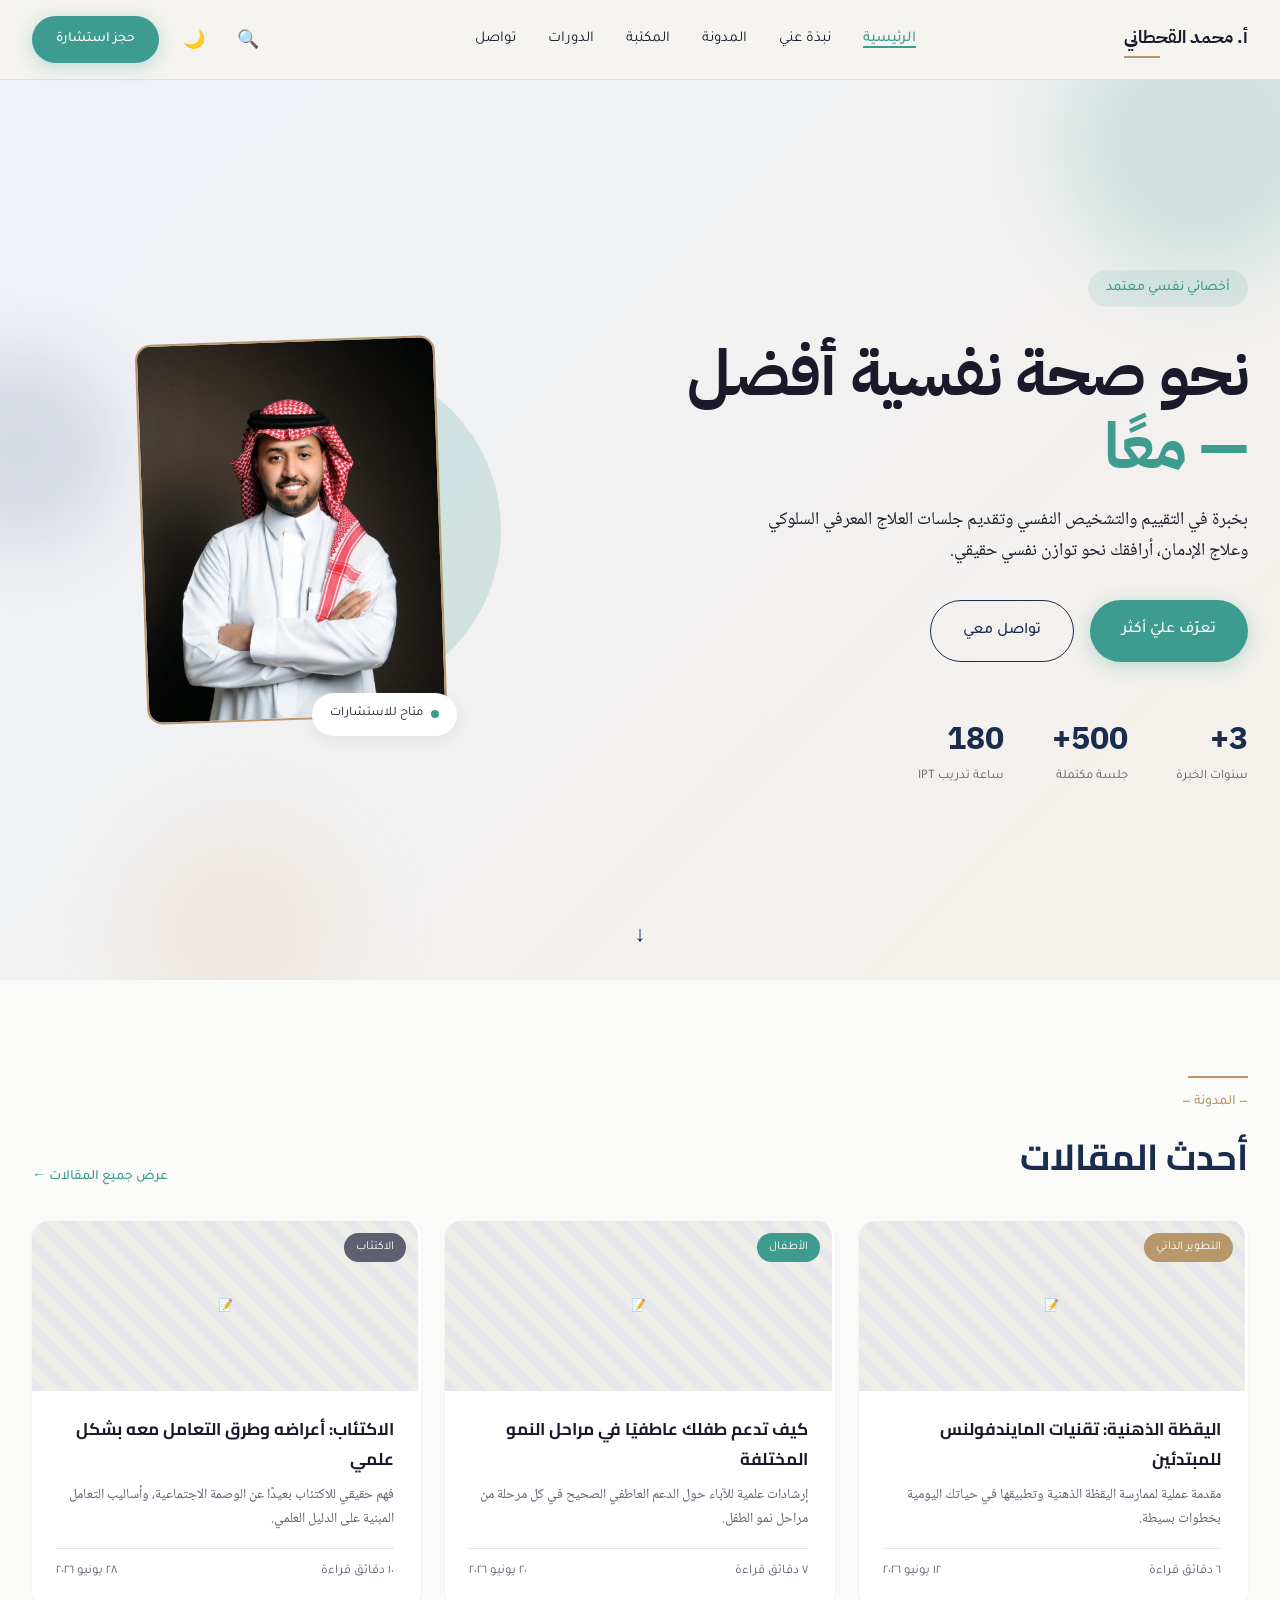
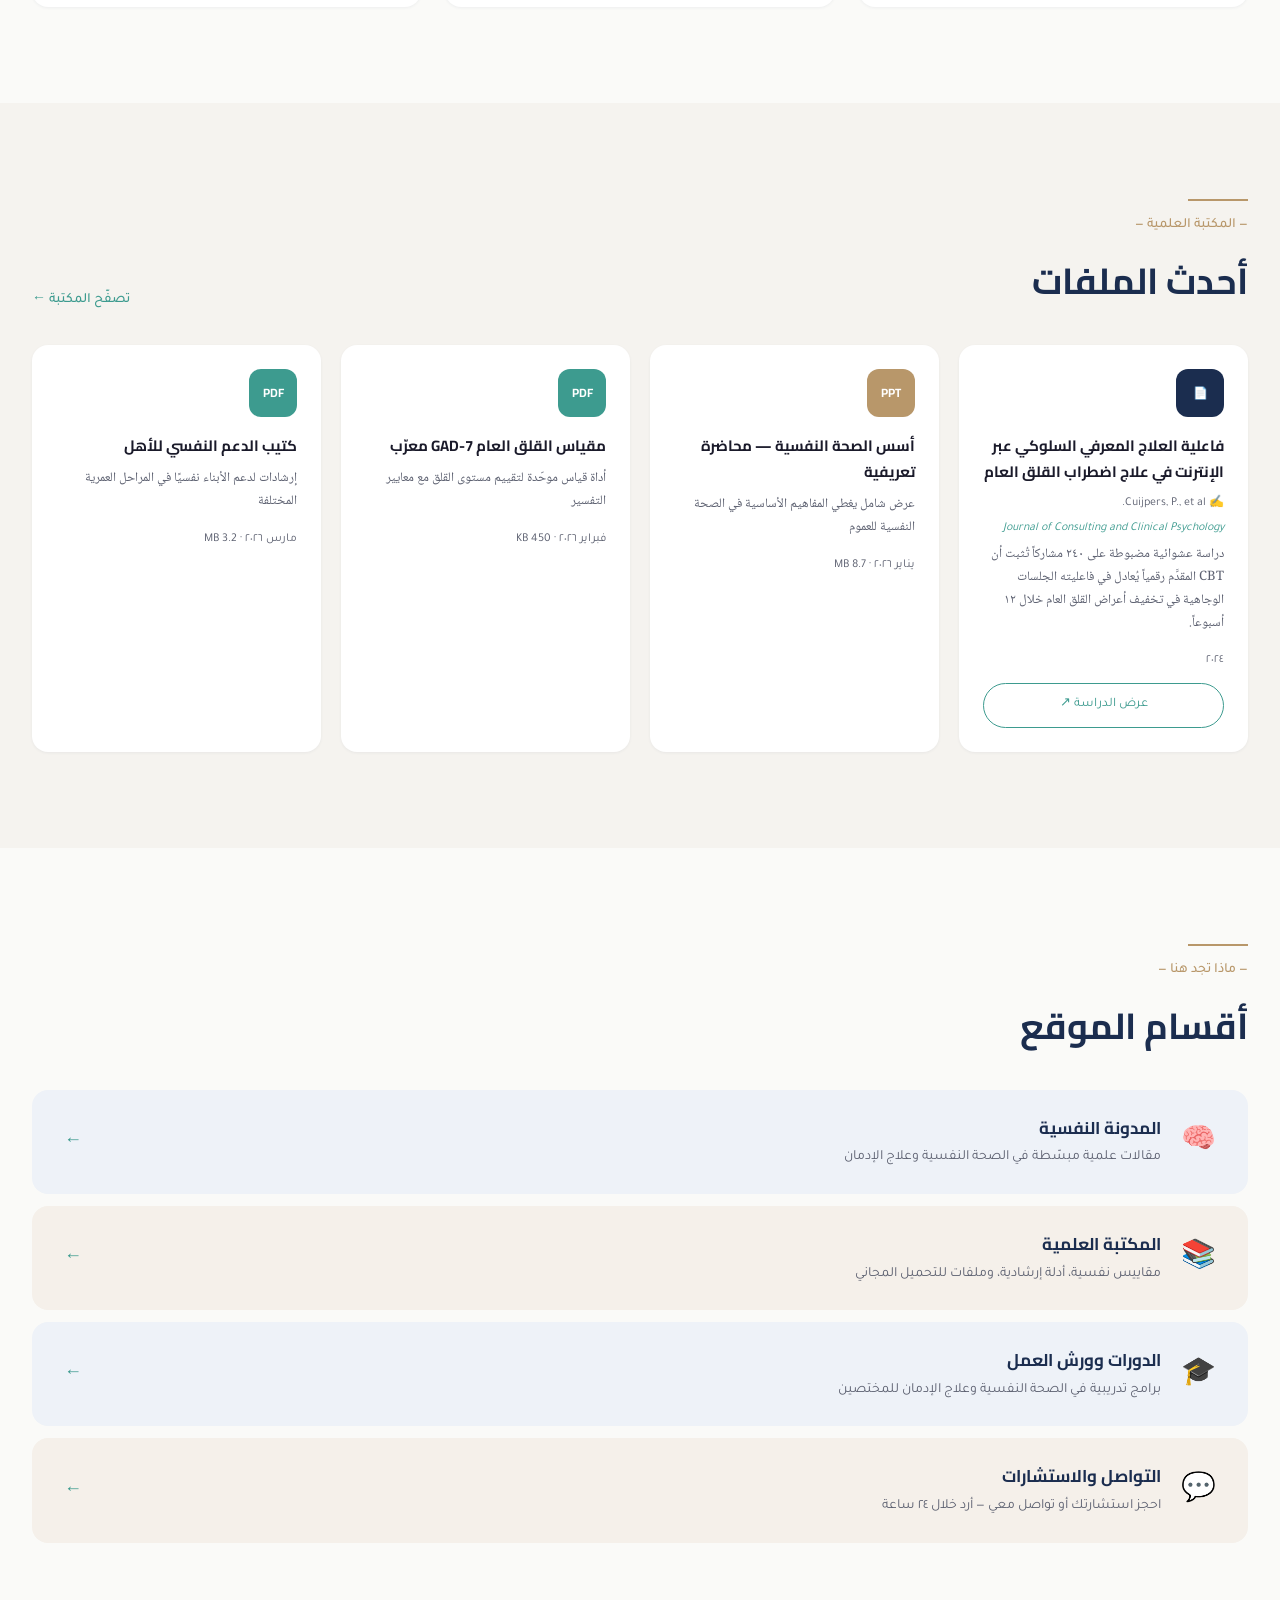
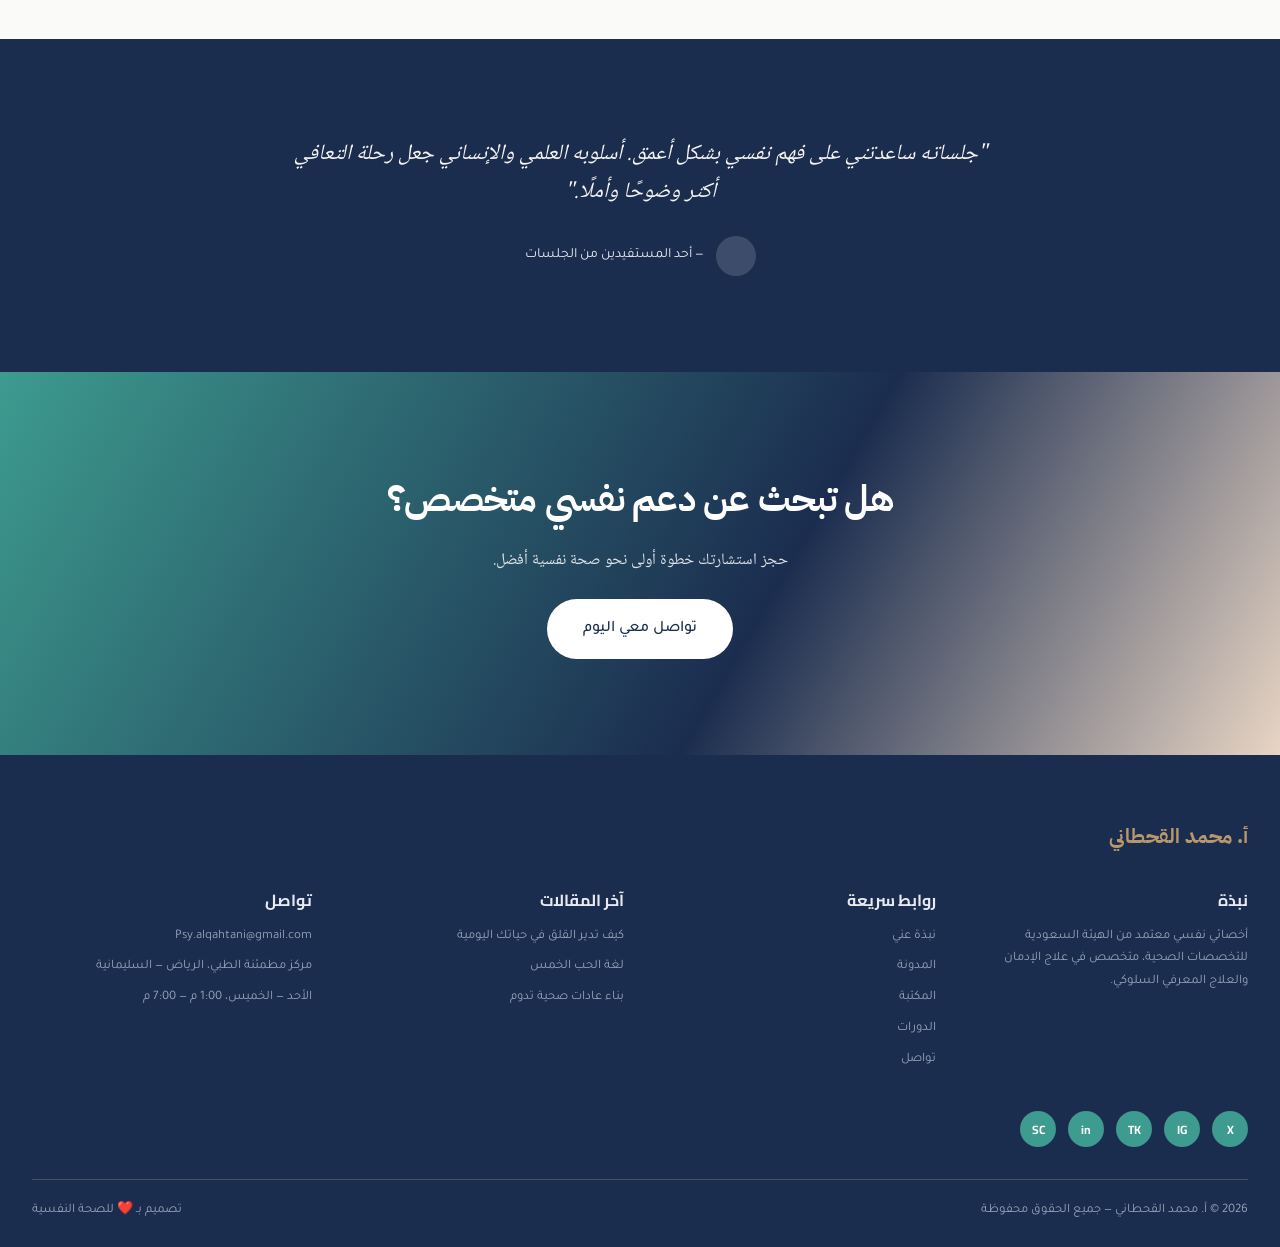
<file: index.html>
<!DOCTYPE html>
<html lang="ar" dir="rtl">
<head>
  <meta charset="UTF-8">
  <meta name="viewport" content="width=device-width, initial-scale=1.0">
  <title>أ. محمد القحطاني — أخصائي نفسي</title>
  <meta name="description" content="أ. محمد القحطاني، أخصائي نفسي معتمد من الهيئة السعودية للتخصصات الصحية. متخصص في علاج الإدمان والعلاج المعرفي السلوكي. مركز مطمئنة الطبي، الرياض.">
  <meta name="keywords" content="أخصائي نفسي, محمد القحطاني, علاج الإدمان, العلاج المعرفي السلوكي, صحة نفسية, الرياض">
  <meta property="og:title" content="أ. محمد القحطاني — أخصائي نفسي">
  <meta property="og:description" content="نحو صحة نفسية أفضل — معًا">
  <meta property="og:type" content="website">
  <link rel="canonical" href="https://alqahtani-psy.sa/">
  <link rel="stylesheet" href="assets/css/main.css">
  <script type="application/ld+json">
  {"@context":"https://schema.org","@type":"Person","name":"محمد القحطاني","jobTitle":"أخصائي نفسي","worksFor":{"@type":"Organization","name":"مركز مطمئنة الطبي"},"email":"Psy.alqahtani@gmail.com","address":{"@type":"PostalAddress","addressLocality":"الرياض","addressCountry":"SA"}}
  </script>
  <script src="https://identity.netlify.com/v1/netlify-identity-widget.js"></script>
</head>
<body>

<div id="page-loader"><div class="loader-bar"><div class="loader-bar-fill"></div></div></div>

<div class="search-overlay">
  <div class="search-box"><input class="search-input" type="search" placeholder="ابحث في الموقع..."></div>
</div>

<div class="mobile-drawer">
  <div class="mobile-drawer-overlay"></div>
  <nav class="mobile-drawer-panel">
    <a href="index.html">الرئيسية</a>
    <a href="about/index.html">نبذة عني</a>
    <a href="blog/index.html">المدونة</a>
    <a href="library/index.html">المكتبة</a>
    <a href="courses/index.html">الدورات</a>
    <a href="contact/index.html">تواصل</a>
    <a href="contact/index.html" class="btn-cta" style="text-align:center">حجز استشارة</a>
  </nav>
</div>

<nav class="nav">
  <div class="nav-inner">
    <a href="index.html" class="nav-logo">
      <span class="nav-logo-name">أ. محمد القحطاني</span>
      <span class="nav-logo-line"></span>
    </a>
    <ul class="nav-links">
      <li><a href="index.html" class="active">الرئيسية</a></li>
      <li><a href="about/index.html">نبذة عني</a></li>
      <li><a href="blog/index.html">المدونة</a></li>
      <li><a href="library/index.html">المكتبة</a></li>
      <li><a href="courses/index.html">الدورات</a></li>
      <li><a href="contact/index.html">تواصل</a></li>
    </ul>
    <div class="nav-actions">
      <button class="btn-nav-search" aria-label="بحث">🔍</button>
      <button class="btn-dark-toggle" aria-label="تبديل الوضع">🌙</button>
      <a href="contact/index.html" class="btn-cta">حجز استشارة</a>
      <button class="nav-hamburger" aria-label="القائمة">☰</button>
    </div>
  </div>
</nav>

<!-- Hero -->
<section class="hero">
  <div class="orb orb-1"></div>
  <div class="orb orb-2"></div>
  <div class="orb orb-3"></div>
  <div class="hero-inner">
    <div class="hero-text">
      <span class="eyebrow">أخصائي نفسي معتمد</span>
      <h1 class="hero-h1">
        <span class="animate-fade-up">نحو</span>
        <span class="animate-fade-up-1">صحة</span>
        <span class="animate-fade-up-2">نفسية</span>
        <span class="animate-fade-up-3">أفضل</span>
        <span class="accent animate-fade-up-3"> — معًا</span>
      </h1>
      <p class="hero-desc" data-settings="hero_bio">بخبرة في التقييم والتشخيص النفسي وتقديم جلسات العلاج المعرفي السلوكي وعلاج الإدمان، أرافقك نحو توازن نفسي حقيقي.</p>
      <div class="hero-btns">
        <a href="about/index.html" class="btn-primary">تعرّف عليّ أكثر</a>
        <a href="contact/index.html" class="btn-secondary">تواصل معي</a>
      </div>
      <div class="hero-stats">
        <div>
          <div class="stat-num" data-target="4" data-suffix="+" data-settings="stat_years">٠</div>
          <div class="stat-label">سنوات الخبرة</div>
        </div>
        <div>
          <div class="stat-num" data-target="500" data-suffix="+">٠</div>
          <div class="stat-label">جلسة مكتملة</div>
        </div>
        <div>
          <div class="stat-num" data-target="180" data-suffix="">٠</div>
          <div class="stat-label">ساعة تدريب IPT</div>
        </div>
      </div>
    </div>
    <div class="hero-photo-wrap">
      <div class="hero-photo-bg"></div>
      <div class="hero-photo">
        <img src="assets/images/photo.jpg" alt="أ. محمد القحطاني" data-settings="photo" data-settings-attr="src">
      </div>
      <div class="hero-badge">
        <span class="pulse-dot"></span>
        متاح للاستشارات
      </div>
    </div>
  </div>
  <div class="hero-scroll-arrow">↓</div>
</section>

<!-- Latest Articles -->
<section style="background:var(--color-bg-alt)">
  <div class="section-container">
    <div class="section-header">
      <div class="section-eyebrow-line"></div>
      <span class="section-eyebrow">— المدونة —</span>
      <div class="section-header-row">
        <h2 class="section-title">أحدث المقالات</h2>
        <a href="blog/index.html" class="section-link">عرض جميع المقالات ←</a>
      </div>
    </div>
    <div class="articles-grid" id="home-articles-grid"></div>
  </div>
</section>

<!-- Featured Files -->
<section style="background:var(--color-bg)">
  <div class="section-container">
    <div class="section-header">
      <div class="section-eyebrow-line"></div>
      <span class="section-eyebrow">— المكتبة العلمية —</span>
      <div class="section-header-row">
        <h2 class="section-title">أحدث الملفات</h2>
        <a href="library/index.html" class="section-link">تصفّح المكتبة ←</a>
      </div>
    </div>
    <div class="files-grid" id="home-files-grid"></div>
  </div>
</section>

<!-- Services -->
<section style="background:var(--color-bg-alt)">
  <div class="section-container">
    <div class="section-header">
      <div class="section-eyebrow-line"></div>
      <span class="section-eyebrow">— ماذا تجد هنا —</span>
      <h2 class="section-title">أقسام الموقع</h2>
    </div>
    <div class="services-list">
      <a href="blog/index.html" class="service-strip reveal" style="background:#EEF2F8">
        <span class="service-icon">🧠</span>
        <div class="service-content">
          <div class="service-title">المدونة النفسية</div>
          <div class="service-desc">مقالات علمية مبسّطة في الصحة النفسية وعلاج الإدمان</div>
        </div>
        <span class="service-arrow">←</span>
      </a>
      <a href="library/index.html" class="service-strip reveal reveal-delay-1" style="background:#F5F0EA">
        <span class="service-icon">📚</span>
        <div class="service-content">
          <div class="service-title">المكتبة العلمية</div>
          <div class="service-desc">مقاييس نفسية، أدلة إرشادية، وملفات للتحميل المجاني</div>
        </div>
        <span class="service-arrow">←</span>
      </a>
      <a href="courses/index.html" class="service-strip reveal reveal-delay-2" style="background:#EEF2F8">
        <span class="service-icon">🎓</span>
        <div class="service-content">
          <div class="service-title">الدورات وورش العمل</div>
          <div class="service-desc">برامج تدريبية في الصحة النفسية وعلاج الإدمان للمختصين</div>
        </div>
        <span class="service-arrow">←</span>
      </a>
      <a href="contact/index.html" class="service-strip reveal reveal-delay-3" style="background:#F5F0EA">
        <span class="service-icon">💬</span>
        <div class="service-content">
          <div class="service-title">التواصل والاستشارات</div>
          <div class="service-desc">احجز استشارتك أو تواصل معي — أرد خلال ٢٤ ساعة</div>
        </div>
        <span class="service-arrow">←</span>
      </a>
    </div>
  </div>
</section>

<!-- Testimonial -->
<section class="testimonial-section reveal">
  <blockquote class="testimonial-quote">
    "جلساته ساعدتني على فهم نفسي بشكل أعمق. أسلوبه العلمي والإنساني جعل رحلة التعافي أكثر وضوحًا وأملًا."
  </blockquote>
  <div class="testimonial-author">
    <div class="testimonial-avatar"></div>
    <span class="testimonial-name">— أحد المستفيدين من الجلسات</span>
  </div>
</section>

<section class="cta-banner reveal">
  <h2>هل تبحث عن دعم نفسي متخصص؟</h2>
  <p>حجز استشارتك خطوة أولى نحو صحة نفسية أفضل.</p>
  <a href="contact/index.html" class="btn-white">تواصل معي اليوم</a>
</section>

<footer class="footer">
  <div class="footer-inner">
    <span class="footer-logo">أ. محمد القحطاني</span>
    <div class="footer-grid">
      <div class="footer-col">
        <h4>نبذة</h4>
        <p>أخصائي نفسي معتمد من الهيئة السعودية للتخصصات الصحية، متخصص في علاج الإدمان والعلاج المعرفي السلوكي.</p>
      </div>
      <div class="footer-col">
        <h4>روابط سريعة</h4>
        <a href="about/index.html">نبذة عني</a>
        <a href="blog/index.html">المدونة</a>
        <a href="library/index.html">المكتبة</a>
        <a href="courses/index.html">الدورات</a>
        <a href="contact/index.html">تواصل</a>
      </div>
      <div class="footer-col">
        <h4>آخر المقالات</h4>
        <a href="blog/article.html?id=1">كيف تدير القلق في حياتك اليومية</a>
        <a href="blog/article.html?id=2">لغة الحب الخمس</a>
        <a href="blog/article.html?id=3">بناء عادات صحية تدوم</a>
      </div>
      <div class="footer-col">
        <h4>تواصل</h4>
        <span data-settings="email">Psy.alqahtani@gmail.com</span>
        <span data-settings="address">مركز مطمئنة الطبي، الرياض — السليمانية</span>
        <span data-settings="hours">الأحد — الخميس، ٩ص — ٥م</span>
      </div>
    </div>
    <div class="footer-socials" id="footer-socials-home"></div>
    <div class="footer-divider"></div>
    <div class="footer-bottom">
      <span>٢٠٢٦ © أ. محمد القحطاني — جميع الحقوق محفوظة</span>
      <span>تصميم بـ ❤️ للصحة النفسية</span>
    </div>
  </div>
</footer>

<nav class="bottom-nav">
  <div class="bottom-nav-inner">
    <a href="index.html" class="bottom-nav-item active"><span class="bottom-nav-icon">🏠</span><span>الرئيسية</span></a>
    <a href="blog/index.html" class="bottom-nav-item"><span class="bottom-nav-icon">🧠</span><span>المدونة</span></a>
    <a href="library/index.html" class="bottom-nav-item"><span class="bottom-nav-icon">📚</span><span>المكتبة</span></a>
    <a href="courses/index.html" class="bottom-nav-item"><span class="bottom-nav-icon">🎓</span><span>الدورات</span></a>
    <a href="contact/index.html" class="bottom-nav-item"><span class="bottom-nav-icon">💬</span><span>تواصل</span></a>
  </div>
</nav>

<script src="assets/js/main.js"></script>
<script>
  if (window.netlifyIdentity) {
    window.netlifyIdentity.on("init", user => {
      if (!user) window.netlifyIdentity.on("login", () => { document.location.href = "/admin/"; });
    });
  }
</script>
</body>
</html>
</file>
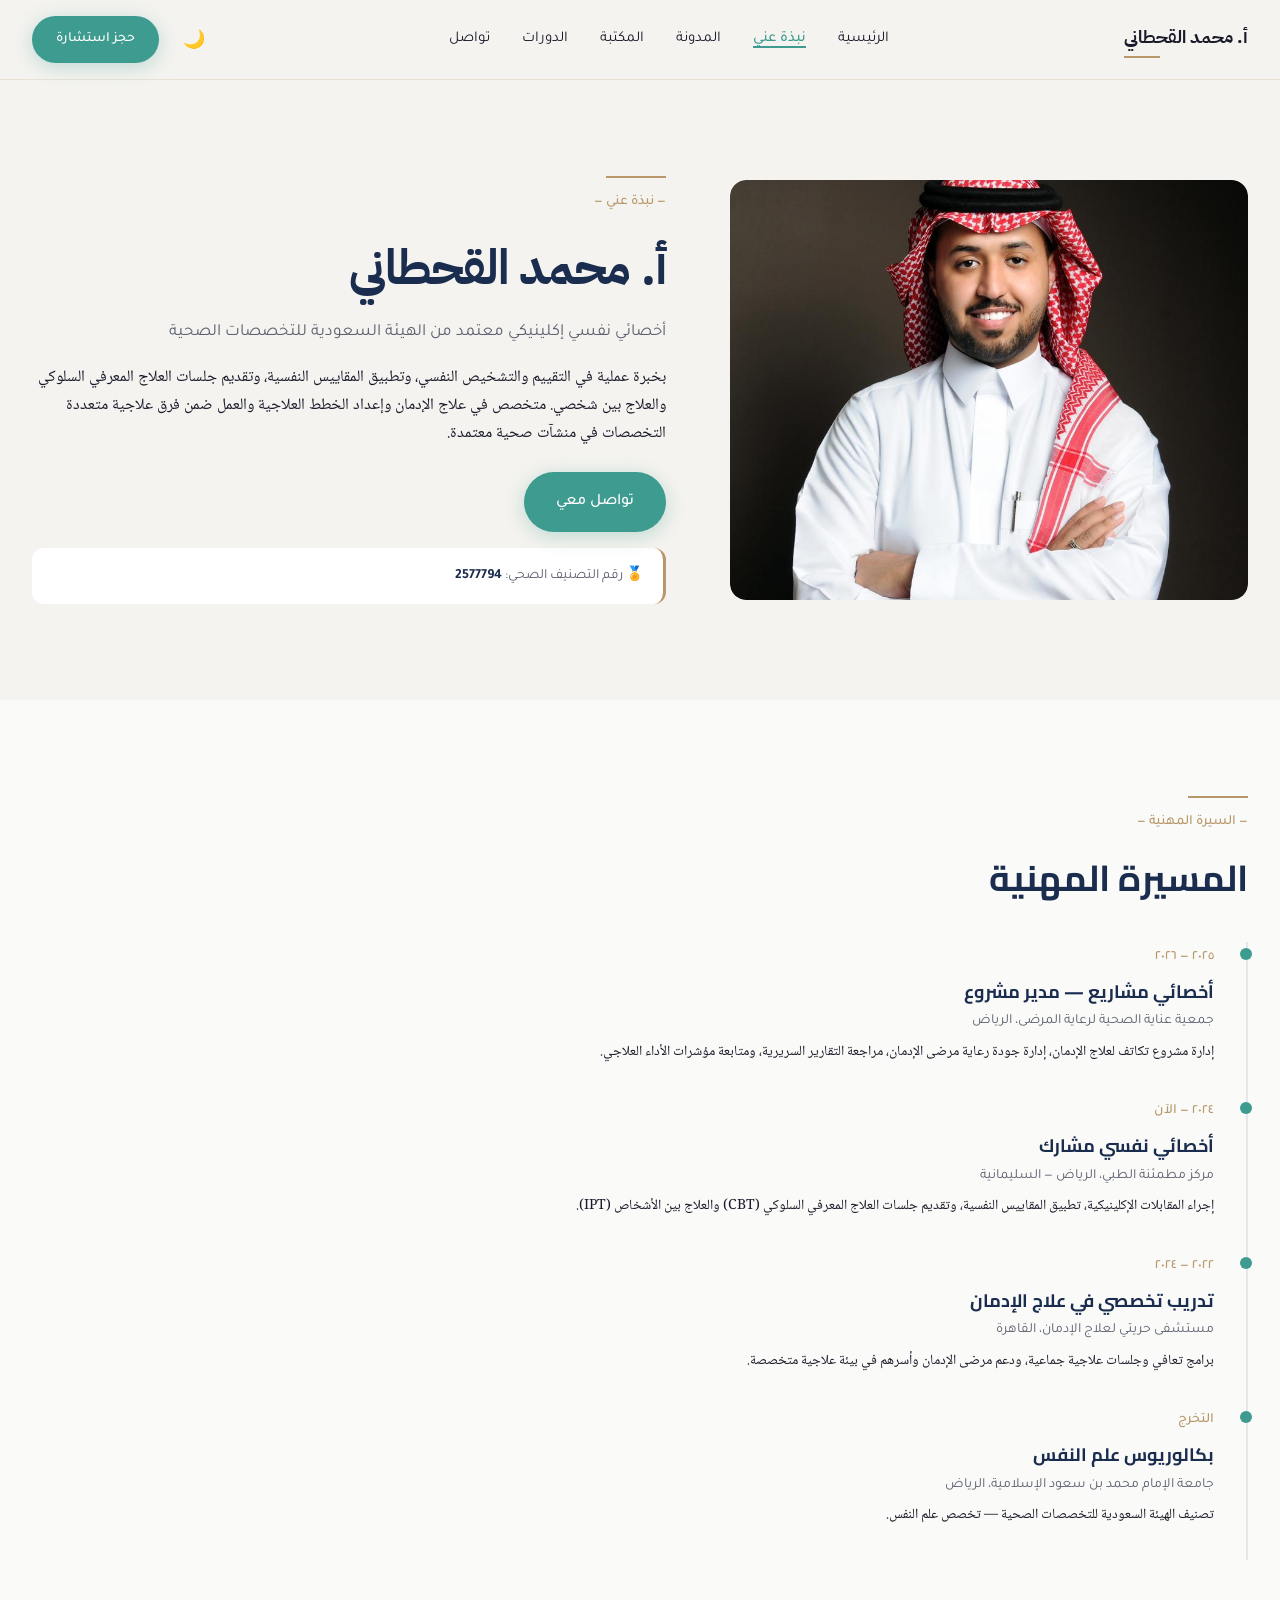
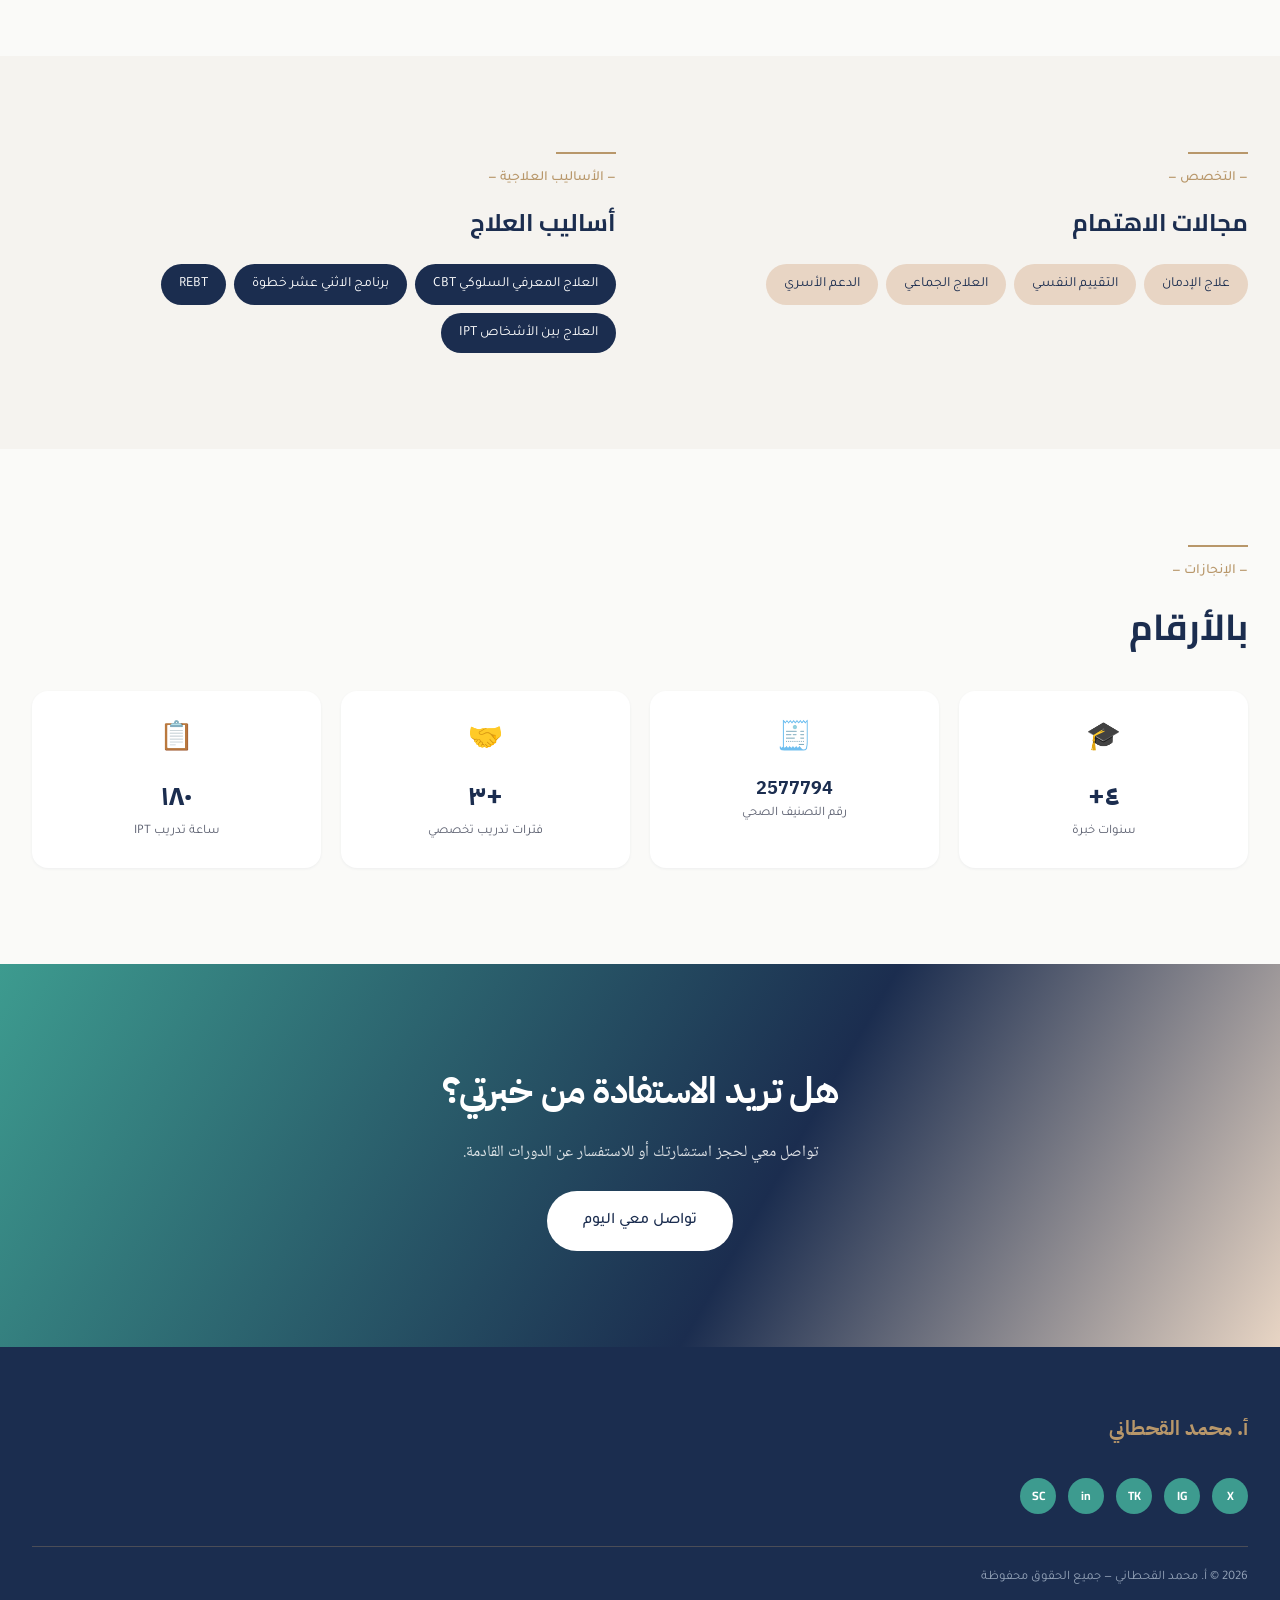
<file: about/index.html>
<!DOCTYPE html>
<html lang="ar" dir="rtl">
<head>
  <meta charset="UTF-8"><meta name="viewport" content="width=device-width, initial-scale=1.0">
  <title>نبذة عني | أ. محمد القحطاني</title>
  <meta name="description" content="أ. محمد القحطاني — أخصائي نفسي معتمد، رقم التصنيف الصحي 2577794، متخصص في علاج الإدمان والعلاج المعرفي السلوكي">
  <link rel="stylesheet" href="../assets/css/main.css">
  <script src="https://identity.netlify.com/v1/netlify-identity-widget.js"></script>
</head>
<body>
<div id="page-loader"><div class="loader-bar"><div class="loader-bar-fill"></div></div></div>
<nav class="nav"><div class="nav-inner">
  <a href="../index.html" class="nav-logo"><span class="nav-logo-name">أ. محمد القحطاني</span><span class="nav-logo-line"></span></a>
  <ul class="nav-links">
    <li><a href="../index.html">الرئيسية</a></li><li><a href="index.html" class="active">نبذة عني</a></li>
    <li><a href="../blog/index.html">المدونة</a></li><li><a href="../library/index.html">المكتبة</a></li>
    <li><a href="../courses/index.html">الدورات</a></li><li><a href="../contact/index.html">تواصل</a></li>
  </ul>
  <div class="nav-actions">
    <button class="btn-dark-toggle">🌙</button>
    <a href="../contact/index.html" class="btn-cta">حجز استشارة</a>
    <button class="nav-hamburger">☰</button>
  </div>
</div></nav>

<div class="section-container">
  <div class="about-hero reveal">
    <div class="about-photo" style="background:none;padding:0">
      <img src="../assets/images/photo.jpg" alt="أ. محمد القحطاني" data-settings="photo" data-settings-attr="src" style="width:100%;height:100%;object-fit:cover;border-radius:var(--radius-lg)">
    </div>
    <div>
      <div class="section-eyebrow-line"></div>
      <span class="section-eyebrow">— نبذة عني —</span>
      <h1 style="font-family:var(--font-display);font-weight:800;font-size:var(--text-h1);letter-spacing:-0.02em;color:var(--color-primary);margin:var(--space-3) 0 var(--space-2)" data-settings="name">أ. محمد القحطاني</h1>
      <p class="about-subtitle" data-settings="title">أخصائي نفسي إكلينيكي معتمد من الهيئة السعودية للتخصصات الصحية</p>
      <p class="about-bio">بخبرة عملية في التقييم والتشخيص النفسي، وتطبيق المقاييس النفسية، وتقديم جلسات العلاج المعرفي السلوكي والعلاج بين شخصي. متخصص في علاج الإدمان وإعداد الخطط العلاجية والعمل ضمن فرق علاجية متعددة التخصصات في منشآت صحية معتمدة.</p>
      <div style="display:flex;gap:var(--space-4);flex-wrap:wrap;margin-bottom:var(--space-4)">
        <a href="../contact/index.html" class="btn-primary">تواصل معي</a>
        
      </div>
      <div style="background:var(--color-surface);border-radius:var(--radius-md);padding:var(--space-4) var(--space-5);border-right:3px solid var(--color-gold);font-family:var(--font-ui);font-size:14px;color:var(--color-text-mid)">
        🏅 رقم التصنيف الصحي: <strong style="color:var(--color-primary)">2577794</strong>
      </div>
    </div>
  </div>
</div>

<!-- Timeline -->
<div style="background:var(--color-bg-alt)">
  <div class="section-container">
    <div class="section-eyebrow-line"></div>
    <span class="section-eyebrow">— السيرة المهنية —</span>
    <h2 class="section-title" style="margin-bottom:var(--space-8)">المسيرة المهنية</h2>
    <div style="max-width:720px">
      <div class="timeline">
        <div class="timeline-item reveal">
          <div class="timeline-dot"></div>
          <span class="timeline-year">٢٠٢٥ — ٢٠٢٦</span>
          <h4 class="timeline-role">أخصائي مشاريع — مدير مشروع</h4>
          <div class="timeline-inst">جمعية عناية الصحية لرعاية المرضى، الرياض</div>
          <p class="timeline-desc">إدارة مشروع تكاتف لعلاج الإدمان، إدارة جودة رعاية مرضى الإدمان، مراجعة التقارير السريرية، ومتابعة مؤشرات الأداء العلاجي.</p>
        </div>
        <div class="timeline-item reveal reveal-delay-1">
          <div class="timeline-dot"></div>
          <span class="timeline-year">٢٠٢٤ — الآن</span>
          <h4 class="timeline-role">أخصائي نفسي مشارك</h4>
          <div class="timeline-inst">مركز مطمئنة الطبي، الرياض — السليمانية</div>
          <p class="timeline-desc">إجراء المقابلات الإكلينيكية، تطبيق المقاييس النفسية، وتقديم جلسات العلاج المعرفي السلوكي (CBT) والعلاج بين الأشخاص (IPT).</p>
        </div>
        <div class="timeline-item reveal reveal-delay-2">
          <div class="timeline-dot"></div>
          <span class="timeline-year">٢٠٢٢ — ٢٠٢٤</span>
          <h4 class="timeline-role">تدريب تخصصي في علاج الإدمان</h4>
          <div class="timeline-inst">مستشفى حريتي لعلاج الإدمان، القاهرة</div>
          <p class="timeline-desc">برامج تعافي وجلسات علاجية جماعية، ودعم مرضى الإدمان وأسرهم في بيئة علاجية متخصصة.</p>
        </div>
        <div class="timeline-item reveal reveal-delay-3">
          <div class="timeline-dot"></div>
          <span class="timeline-year">التخرج</span>
          <h4 class="timeline-role">بكالوريوس علم النفس</h4>
          <div class="timeline-inst">جامعة الإمام محمد بن سعود الإسلامية، الرياض</div>
          <p class="timeline-desc">تصنيف الهيئة السعودية للتخصصات الصحية — تخصص علم النفس.</p>
        </div>
      </div>
    </div>
  </div>
</div>

<!-- Interests & Approaches -->
<div class="section-container">
  <div style="display:grid;grid-template-columns:1fr 1fr;gap:var(--space-12)" class="reveal">
    <div>
      <div class="section-eyebrow-line"></div>
      <span class="section-eyebrow">— التخصص —</span>
      <h3 class="section-title" style="font-size:var(--text-h3);margin-bottom:var(--space-5)">مجالات الاهتمام</h3>
      <div class="pills">
        <span class="pill-sage">علاج الإدمان</span>
        <span class="pill-sage">التقييم النفسي</span>
        <span class="pill-sage">العلاج الجماعي</span>
        <span class="pill-sage">الدعم الأسري</span>
      </div>
    </div>
    <div>
      <div class="section-eyebrow-line"></div>
      <span class="section-eyebrow">— الأساليب العلاجية —</span>
      <h3 class="section-title" style="font-size:var(--text-h3);margin-bottom:var(--space-5)">أساليب العلاج</h3>
      <div class="pills">
        <span class="pill-dark">العلاج المعرفي السلوكي CBT</span>
        <span class="pill-dark">برنامج الاثني عشر خطوة</span>
        <span class="pill-dark">REBT</span>
        <span class="pill-dark">العلاج بين الأشخاص IPT</span>
      </div>
    </div>
  </div>
</div>

<!-- Achievements -->
<div style="background:var(--color-bg-alt)">
  <div class="section-container">
    <div class="section-eyebrow-line"></div>
    <span class="section-eyebrow">— الإنجازات —</span>
    <h2 class="section-title" style="margin-bottom:var(--space-8)">بالأرقام</h2>
    <div class="achievements-grid">
      <div class="achievement-card reveal"><div class="achievement-icon">🎓</div><div class="achievement-num">٤+</div><div class="achievement-label">سنوات خبرة</div></div>
      <div class="achievement-card reveal reveal-delay-1"><div class="achievement-icon">🧾</div><div class="achievement-num" style="font-size:18px">2577794</div><div class="achievement-label">رقم التصنيف الصحي</div></div>
      <div class="achievement-card reveal reveal-delay-2"><div class="achievement-icon">🤝</div><div class="achievement-num">+٣</div><div class="achievement-label">فترات تدريب تخصصي</div></div>
      <div class="achievement-card reveal reveal-delay-3"><div class="achievement-icon">📋</div><div class="achievement-num">١٨٠</div><div class="achievement-label">ساعة تدريب IPT</div></div>
    </div>
  </div>
</div>

<section class="cta-banner">
  <h2>هل تريد الاستفادة من خبرتي؟</h2>
  <p>تواصل معي لحجز استشارتك أو للاستفسار عن الدورات القادمة.</p>
  <a href="../contact/index.html" class="btn-white">تواصل معي اليوم</a>
</section>

<footer class="footer"><div class="footer-inner">
  <span class="footer-logo">أ. محمد القحطاني</span>
  <div class="footer-socials" id="footer-socials-about_index"></div>
  <div class="footer-divider"></div>
  <div class="footer-bottom"><span>٢٠٢٦ © أ. محمد القحطاني — جميع الحقوق محفوظة</span></div>
</div></footer>

<script src="../assets/js/main.js"></script>
</body></html>
</file>
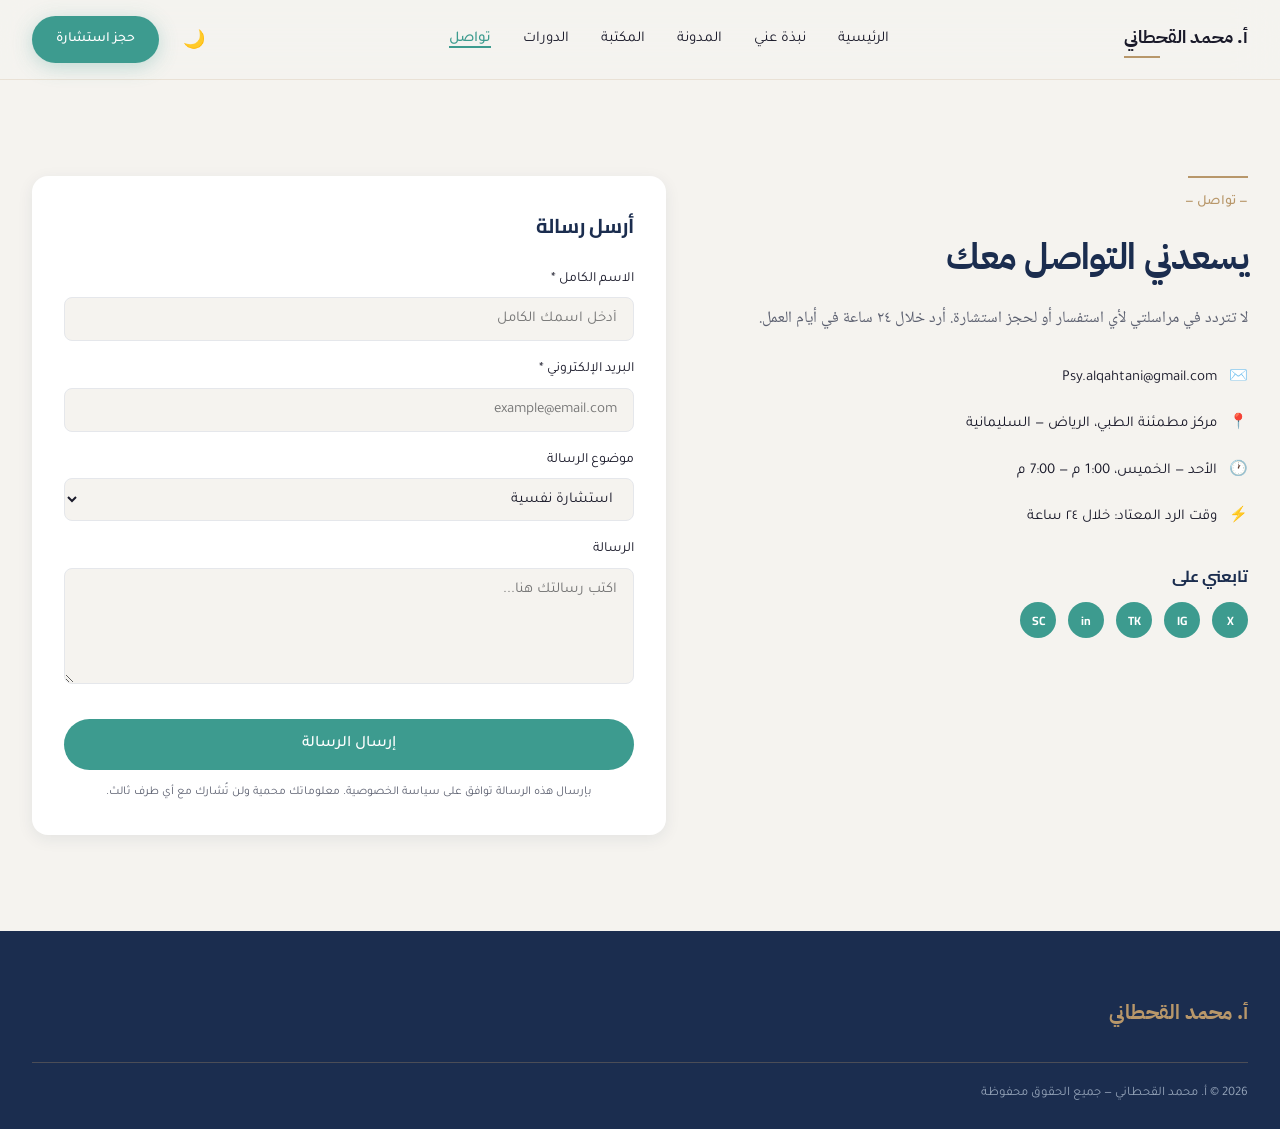
<file: contact/index.html>
<!DOCTYPE html>
<html lang="ar" dir="rtl">
<head>
  <meta charset="UTF-8"><meta name="viewport" content="width=device-width, initial-scale=1.0">
  <title>تواصل معي | أ. محمد القحطاني</title>
  <meta name="description" content="تواصلي مع أ. محمد القحطاني لحجز استشارة أو للاستفسار">
  <link rel="stylesheet" href="../assets/css/main.css">
  <script src="https://identity.netlify.com/v1/netlify-identity-widget.js"></script>
</head>
<body>
<div id="page-loader"><div class="loader-bar"><div class="loader-bar-fill"></div></div></div>
<nav class="nav"><div class="nav-inner">
  <a href="../index.html" class="nav-logo"><span class="nav-logo-name">أ. محمد القحطاني</span><span class="nav-logo-line"></span></a>
  <ul class="nav-links">
    <li><a href="../index.html">الرئيسية</a></li><li><a href="../about/index.html">نبذة عني</a></li>
    <li><a href="../blog/index.html">المدونة</a></li><li><a href="../library/index.html">المكتبة</a></li>
    <li><a href="../courses/index.html">الدورات</a></li><li><a href="index.html" class="active">تواصل</a></li>
  </ul>
  <div class="nav-actions">
    <button class="btn-dark-toggle">🌙</button>
    <a href="index.html" class="btn-cta">حجز استشارة</a>
    <button class="nav-hamburger">☰</button>
  </div>
</div></nav>

<div class="section-container">
  <div class="contact-layout">
    <div class="reveal">
      <div class="section-eyebrow-line"></div>
      <span class="section-eyebrow">— تواصل —</span>
      <h1 class="contact-info-title">يسعدني التواصل معك</h1>
      <p class="contact-info-desc">لا تتردد في مراسلتي لأي استفسار أو لحجز استشارة. أرد خلال ٢٤ ساعة في أيام العمل.</p>
      <div class="contact-info-list">
        <div class="contact-info-item"><span>✉️</span><span data-settings="email">Psy.alqahtani@gmail.com</span></div>
        <div class="contact-info-item"><span>📍</span><span data-settings="address">مركز مطمئنة الطبي، الرياض — السليمانية</span></div>
        <div class="contact-info-item"><span>🕐</span><span data-settings="hours">الأحد — الخميس، ٩ص — ٥م</span></div>
        <div class="contact-info-item"><span>⚡</span><span>وقت الرد المعتاد: خلال ٢٤ ساعة</span></div>
      </div>
      <h4 style="font-family:var(--font-heading);margin-bottom:var(--space-3);color:var(--color-primary)">تابعني على</h4>
      <div class="contact-socials" id="contact-socials"></div>
    </div>
    <div class="contact-form reveal reveal-delay-1">
      <h3 style="font-family:var(--font-heading);font-weight:700;font-size:20px;margin-bottom:var(--space-6);color:var(--color-primary)">أرسل رسالة</h3>
      <form>
        <div class="form-group">
          <label class="form-label">الاسم الكامل *</label>
          <input class="form-input" type="text" placeholder="أدخل اسمك الكامل" required>
        </div>
        <div class="form-group">
          <label class="form-label">البريد الإلكتروني *</label>
          <input class="form-input" type="email" placeholder="example@email.com" required>
        </div>
        <div class="form-group">
          <label class="form-label">موضوع الرسالة</label>
          <select class="form-select">
            <option>استشارة نفسية</option>
            <option>استفسار عن دورة</option>
            <option>تعاون مهني</option>
            <option>استفسار عام</option>
          </select>
        </div>
        <div class="form-group">
          <label class="form-label">الرسالة</label>
          <textarea class="form-textarea" rows="5" placeholder="اكتب رسالتك هنا..."></textarea>
        </div>
        <button type="submit" class="btn-submit">إرسال الرسالة</button>
        <p class="form-note">بإرسال هذه الرسالة توافق على سياسة الخصوصية. معلوماتك محمية ولن تُشارك مع أي طرف ثالث.</p>
      </form>
    </div>
  </div>
</div>

<footer class="footer"><div class="footer-inner">
  <span class="footer-logo">أ. محمد القحطاني</span>
  <div class="footer-divider"></div>
  <div class="footer-bottom"><span>٢٠٢٦ © أ. محمد القحطاني — جميع الحقوق محفوظة</span></div>
</div></footer>

<nav class="bottom-nav"><div class="bottom-nav-inner">
  <a href="../index.html" class="bottom-nav-item"><span class="bottom-nav-icon">🏠</span><span>الرئيسية</span></a>
  <a href="../blog/index.html" class="bottom-nav-item"><span class="bottom-nav-icon">🧠</span><span>المدونة</span></a>
  <a href="../library/index.html" class="bottom-nav-item"><span class="bottom-nav-icon">📚</span><span>المكتبة</span></a>
  <a href="../courses/index.html" class="bottom-nav-item"><span class="bottom-nav-icon">🎓</span><span>الدورات</span></a>
  <a href="index.html" class="bottom-nav-item active"><span class="bottom-nav-icon">💬</span><span>تواصل</span></a>
</div></nav>
<script src="../assets/js/main.js"></script>
</body></html>
</file>
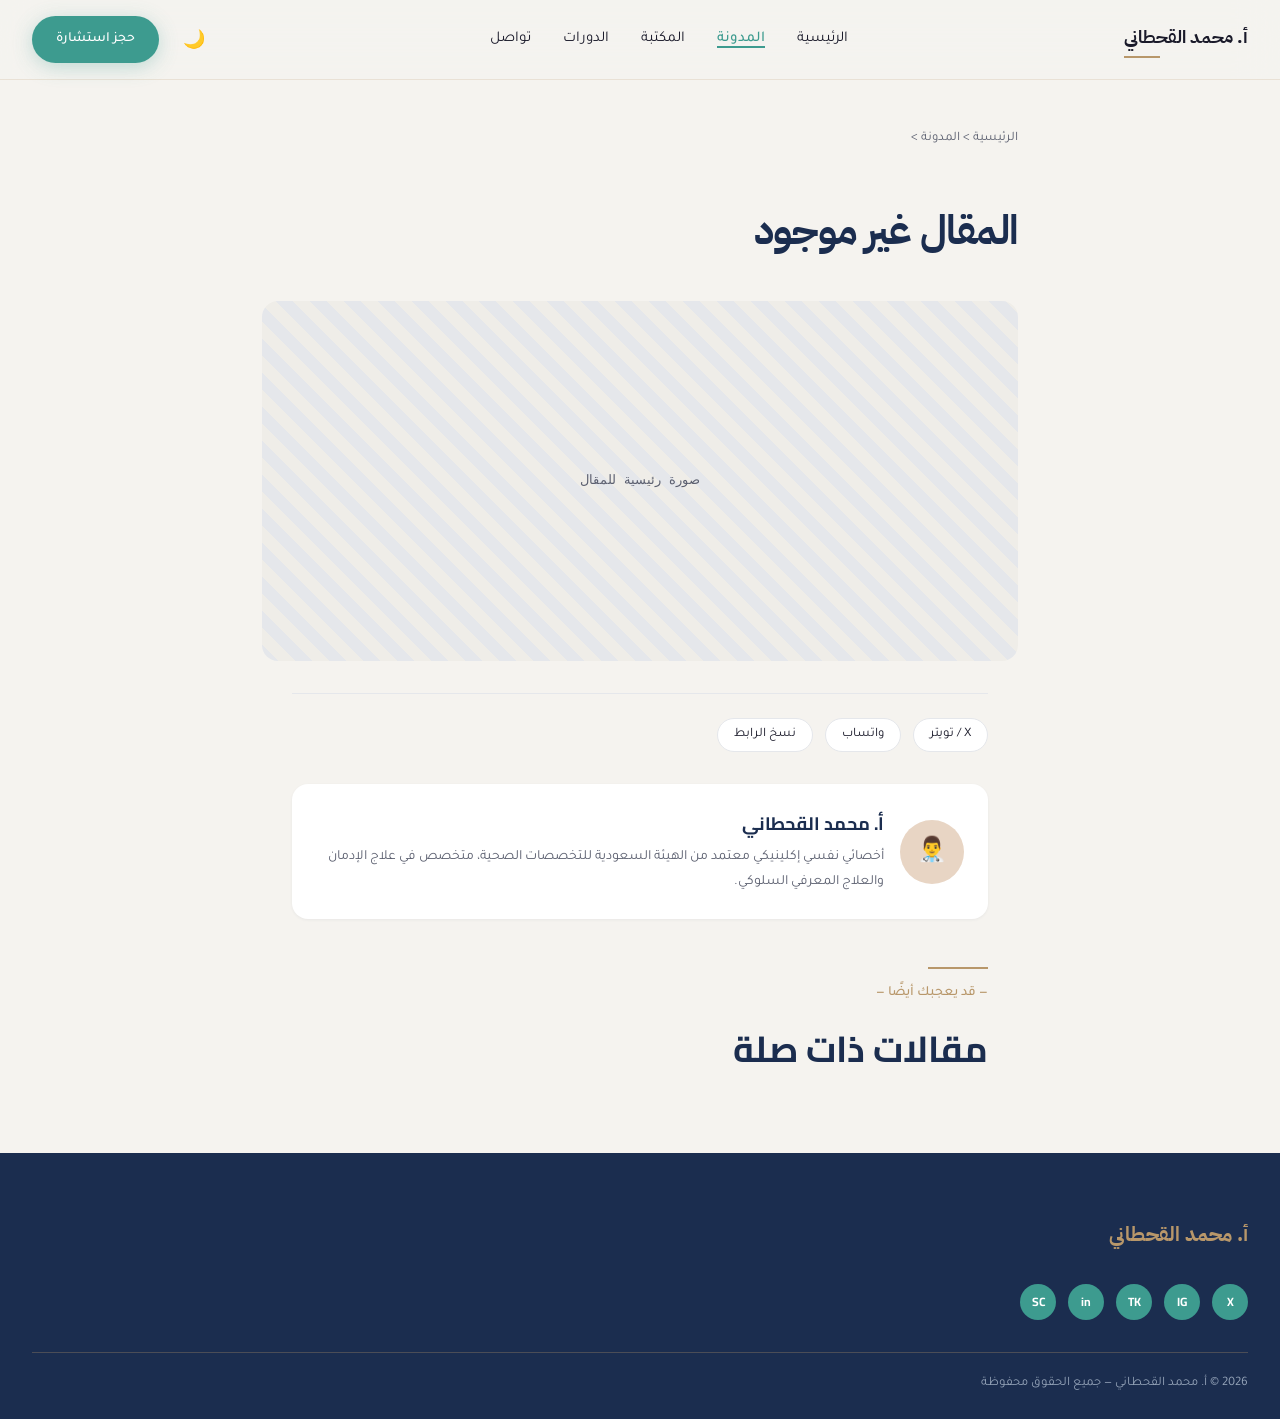
<file: blog/article.html>
<!DOCTYPE html>
<html lang="ar" dir="rtl">
<head>
  <meta charset="UTF-8">
  <meta name="viewport" content="width=device-width, initial-scale=1.0">
  <title>مقال | أ. محمد القحطاني</title>
  <link rel="stylesheet" href="../assets/css/main.css">
  <script src="https://identity.netlify.com/v1/netlify-identity-widget.js"></script>
</head>
<body>

<div class="reading-bar"></div>
<div id="page-loader"><div class="loader-bar"><div class="loader-bar-fill"></div></div></div>

<nav class="nav">
  <div class="nav-inner">
    <a href="../index.html" class="nav-logo">
      <span class="nav-logo-name">أ. محمد القحطاني</span>
      <span class="nav-logo-line"></span>
    </a>
    <ul class="nav-links">
      <li><a href="../index.html">الرئيسية</a></li>
      <li><a href="index.html" class="active">المدونة</a></li>
      <li><a href="../library/index.html">المكتبة</a></li>
      <li><a href="../courses/index.html">الدورات</a></li>
      <li><a href="../contact/index.html">تواصل</a></li>
    </ul>
    <div class="nav-actions">
      <button class="btn-dark-toggle">🌙</button>
      <a href="../contact/index.html" class="btn-cta">حجز استشارة</a>
      <button class="nav-hamburger">☰</button>
    </div>
  </div>
</nav>

<!-- محتوى المقال -->
<div style="max-width:820px;margin:0 auto;padding:var(--space-12) var(--space-8) 0">
  <div class="breadcrumb">
    <a href="../index.html">الرئيسية</a> &gt;
    <a href="index.html">المدونة</a> &gt;
    <span id="article-category-bc"></span>
  </div>
  <span id="article-category" style="display:inline-block;color:#fff;font-family:var(--font-ui);font-size:13px;padding:4px 14px;border-radius:var(--radius-pill);margin-bottom:var(--space-4)"></span>
  <h1 id="article-title" style="font-family:var(--font-display);font-weight:800;font-size:clamp(26px,4vw,40px);letter-spacing:-0.02em;color:var(--color-primary);margin-bottom:var(--space-3);line-height:1.3"></h1>
  <div id="article-meta" style="display:flex;gap:var(--space-4);font-family:var(--font-ui);font-size:14px;color:var(--color-text-mid);margin-bottom:var(--space-8);flex-wrap:wrap"></div>
  <div class="article-hero-img" id="article-hero-img">
    <div style="width:100%;height:100%;background:repeating-linear-gradient(45deg,#E5E7EB,#E5E7EB 12px,#EFEDE8 12px,#EFEDE8 24px);display:flex;align-items:center;justify-content:center;color:var(--color-text-mid);font-family:monospace">صورة رئيسية للمقال</div>
  </div>
</div>

<div style="max-width:760px;margin:0 auto;padding:0 var(--space-8) var(--space-12)">
  <div class="article-body">
    <div id="article-body-content" class="article-body-content"></div>

    <div class="article-references" id="article-references" style="display:none">
      <h4>المراجع العلمية</h4>
      <ol id="article-refs-list"></ol>
    </div>

    <div class="share-row">
      <button class="share-btn" onclick="shareArticle('twitter')">X / تويتر</button>
      <button class="share-btn" onclick="shareArticle('whatsapp')">واتساب</button>
      <button class="share-btn" onclick="copyLink()">نسخ الرابط</button>
    </div>

    <div class="author-card">
      <div class="author-avatar">
        <div style="width:100%;height:100%;background:var(--color-blush);display:flex;align-items:center;justify-content:center;font-size:24px">👨‍⚕️</div>
      </div>
      <div>
        <div class="author-name">أ. محمد القحطاني</div>
        <div class="author-bio">أخصائي نفسي إكلينيكي معتمد من الهيئة السعودية للتخصصات الصحية، متخصص في علاج الإدمان والعلاج المعرفي السلوكي.</div>
      </div>
    </div>
  </div>

  <!-- مقالات ذات صلة -->
  <div style="margin-top:var(--space-12)">
    <div class="section-eyebrow-line"></div>
    <span class="section-eyebrow">— قد يعجبك أيضًا —</span>
    <h2 class="section-title" style="margin-bottom:var(--space-6)">مقالات ذات صلة</h2>
    <div id="related-articles" class="articles-grid" style="grid-template-columns:repeat(auto-fill,minmax(260px,1fr))"></div>
  </div>
</div>

<footer class="footer">
  <div class="footer-inner">
    <span class="footer-logo">أ. محمد القحطاني</span>
    <div class="footer-socials" id="footer-socials-blog_article"></div>
    <div class="footer-divider"></div>
    <div class="footer-bottom">
      <span>٢٠٢٦ © أ. محمد القحطاني — جميع الحقوق محفوظة</span>
    </div>
  </div>
</footer>

<script src="../assets/js/main.js"></script>
<script>
// ── تحميل المقال بالـ slug ──────────────────────────────────
const loadCurrentArticle = async () => {
  const params = new URLSearchParams(location.search);
  const slug = params.get('slug');

  if (!slug) {
    document.getElementById('article-title').textContent = 'المقال غير موجود';
    return;
  }

  try {
    // قراءة الملف مباشرة من data/articles/slug.json
    const res = await fetch(`../data/articles/${slug}.json`);
    if (!res.ok) throw new Error('not found');
    const a = await res.json();

    // العنوان
    document.title = `${a.title} | أ. محمد القحطاني`;
    document.getElementById('article-title').textContent = a.title;

    // breadcrumb
    const bc = document.getElementById('article-category-bc');
    if (bc) bc.textContent = a.category || '';

    // التصنيف
    const cat = document.getElementById('article-category');
    if (cat) {
      cat.textContent = a.category || '';
      cat.style.background = a.categoryColor || '#1B2D4F';
    }

    // الميتا
    const meta = document.getElementById('article-meta');
    if (meta) {
      meta.innerHTML = `
        <span>✍️ ${a.author || 'أ. محمد القحطاني'}</span>
        <span>·</span>
        <span>📅 ${a.date || ''}</span>
        <span>·</span>
        <span>⏱️ ${a.readTime || ''}</span>
      `;
    }

    // الصورة الرئيسية
    const imgWrap = document.getElementById('article-hero-img');
    if (imgWrap && a.image) {
      imgWrap.innerHTML = `<img src="${a.image}" alt="${a.title}" style="width:100%;height:100%;object-fit:cover;border-radius:var(--radius-lg)">`;
    }

    // المحتوى — تحويل Markdown إلى HTML
    const bodyEl = document.getElementById('article-body-content');
    if (bodyEl && a.body) {
      bodyEl.innerHTML = markdownToHTML(a.body);
    }

    // المراجع
    if (a.references && a.references.length) {
      const refsSection = document.getElementById('article-references');
      const refsList = document.getElementById('article-refs-list');
      if (refsSection && refsList) {
        refsSection.style.display = 'block';
        refsList.innerHTML = a.references
          .map(r => `<li>${typeof r === 'string' ? r : (r.ref || '')}</li>`)
          .join('');
      }
    }

    // مقالات ذات صلة
    loadRelated(a.category, slug);

  } catch(e) {
    document.getElementById('article-title').textContent = 'تعذّر تحميل المقال';
    document.getElementById('article-body-content').innerHTML =
      '<p style="color:var(--color-text-mid);text-align:center;padding:40px">المقال غير موجود أو تم نقله.</p>';
  }
};

// ── Markdown بسيط إلى HTML ──────────────────────────────────
const markdownToHTML = (md) => {
  return md
    .replace(/^### (.+)$/gm, '<h3 style="font-family:var(--font-heading);font-weight:700;font-size:20px;color:var(--color-primary);margin:32px 0 12px">$1</h3>')
    .replace(/^## (.+)$/gm, '<h2 style="font-family:var(--font-heading);font-weight:700;font-size:24px;color:var(--color-primary);margin:40px 0 16px">$1</h2>')
    .replace(/^# (.+)$/gm, '<h1 style="font-family:var(--font-display);font-weight:800;font-size:30px;color:var(--color-primary);margin:40px 0 16px">$1</h1>')
    .replace(/\*\*(.+?)\*\*/g, '<strong>$1</strong>')
    .replace(/\*(.+?)\*/g, '<em>$1</em>')
    .replace(/^> (.+)$/gm, '<div class="pull-quote">$1</div>')
    .replace(/^- (.+)$/gm, '<li style="margin-bottom:8px">$1</li>')
    .replace(/(<li[^>]*>.*<\/li>\n?)+/g, s => `<ul style="padding-right:24px;margin:16px 0">${s}</ul>`)
    .split('\n\n')
    .map(p => p.trim())
    .filter(p => p && !p.startsWith('<h') && !p.startsWith('<ul') && !p.startsWith('<div'))
    .reduce((html, p) => {
      if (p.startsWith('<')) return html + p;
      return html + `<p style="margin-bottom:20px;line-height:1.85">${p}</p>`;
    }, md.replace(/^### .+$/gm,'').replace(/^## .+$/gm,'').replace(/^# .+$/gm,'').replace(/^> .+$/gm,'').replace(/^- .+$/gm,'').replace(/\*\*.+?\*\*/g, s => s).split('\n\n').map(p => p.trim()).filter(p => p).map(p => `<p style="margin-bottom:20px;line-height:1.85">${p.replace(/\*\*(.+?)\*\*/g,'<strong>$1</strong>').replace(/\*(.+?)\*/g,'<em>$1</em>')}</p>`).join(''));
};

// ── محوّل Markdown محسّن ──────────────────────────────────────
const betterMarkdown = (md) => {
  const lines = md.split('\n');
  let html = '';
  let inList = false;

  for (let line of lines) {
    line = line
      .replace(/\*\*(.+?)\*\*/g, '<strong>$1</strong>')
      .replace(/\*(.+?)\*/g, '<em>$1</em>');

    if (line.startsWith('### ')) {
      if (inList) { html += '</ul>'; inList = false; }
      html += `<h3 style="font-family:var(--font-heading);font-weight:700;font-size:20px;color:var(--color-primary);margin:32px 0 12px">${line.slice(4)}</h3>`;
    } else if (line.startsWith('## ')) {
      if (inList) { html += '</ul>'; inList = false; }
      html += `<h2 style="font-family:var(--font-heading);font-weight:700;font-size:24px;color:var(--color-primary);margin:40px 0 16px">${line.slice(3)}</h2>`;
    } else if (line.startsWith('> ')) {
      if (inList) { html += '</ul>'; inList = false; }
      html += `<div class="pull-quote">${line.slice(2)}</div>`;
    } else if (line.startsWith('- ')) {
      if (!inList) { html += '<ul style="padding-right:24px;margin:16px 0">'; inList = true; }
      html += `<li style="margin-bottom:8px">${line.slice(2)}</li>`;
    } else if (line.trim() === '') {
      if (inList) { html += '</ul>'; inList = false; }
    } else {
      if (inList) { html += '</ul>'; inList = false; }
      html += `<p style="margin-bottom:20px;line-height:1.85;font-size:17px">${line}</p>`;
    }
  }
  if (inList) html += '</ul>';
  return html;
};

// ── مقالات ذات صلة ──────────────────────────────────────────
const loadRelated = async (category, currentSlug) => {
  const container = document.getElementById('related-articles');
  if (!container) return;
  try {
    // قراءة المقالات القديمة للعرض
    const res = await fetch('../data/articles.json');
    if (!res.ok) return;
    const data = await res.json();
    const related = data.filter(a => a.category === category && String(a.id) !== currentSlug).slice(0, 2);
    if (!related.length) { container.parentElement.style.display = 'none'; return; }
    container.innerHTML = related.map(a => `
      <article class="article-card">
        <div class="article-card-img">
          <div class="article-card-img-placeholder">📝</div>
          <span class="article-card-cat" style="background:${a.categoryColor}">${a.category}</span>
        </div>
        <div class="article-card-body">
          <h3 class="article-card-title"><a href="article.html?slug=${a.slug||a.id}" style="color:inherit">${a.title}</a></h3>
          <div class="article-card-meta"><span>${a.readTime}</span><span>${a.date}</span></div>
        </div>
      </article>`).join('');
  } catch(e) {}
};

// ── مشاركة ──────────────────────────────────────────────────
const shareArticle = (platform) => {
  const url = encodeURIComponent(location.href);
  const title = encodeURIComponent(document.title);
  const links = {
    twitter: `https://twitter.com/intent/tweet?text=${title}&url=${url}`,
    whatsapp: `https://wa.me/?text=${title} ${url}`
  };
  window.open(links[platform], '_blank');
};
const copyLink = () => {
  navigator.clipboard.writeText(location.href).then(() => {
    const btn = document.querySelector('.share-btn:last-child');
    if (btn) { btn.textContent = '✓ تم النسخ'; setTimeout(() => btn.textContent = 'نسخ الرابط', 2000); }
  });
};

// تشغيل عند تحميل الصفحة
document.addEventListener('DOMContentLoaded', () => {
  loadCurrentArticle();
  // استخدام betterMarkdown بدل الـ inline
  const origLoad = loadCurrentArticle;
});

// override المحوّل بالنسخة المحسّنة
document.addEventListener('DOMContentLoaded', async () => {
  const params = new URLSearchParams(location.search);
  const slug = params.get('slug');
  if (!slug) return;
  try {
    const res = await fetch(`../data/articles/${slug}.json`);
    if (!res.ok) return;
    const a = await res.json();
    const bodyEl = document.getElementById('article-body-content');
    if (bodyEl && a.body) bodyEl.innerHTML = betterMarkdown(a.body);
  } catch(e) {}
});
</script>
</body>
</html>
</file>
<file: assets/css/main.css>
@import url('https://fonts.googleapis.com/css2?family=IBM+Plex+Sans+Arabic:wght@700;800&family=Cairo:wght@600;700&family=Noto+Naskh+Arabic:wght@400;500&family=Tajawal:wght@400;500&display=swap');
@import './variables.css';

/* ============================================================
   RESET & BASE
   ============================================================ */
*, *::before, *::after { box-sizing: border-box; margin: 0; padding: 0; }

html { scroll-behavior: smooth; }

body {
  direction: rtl;
  font-family: var(--font-body);
  background: var(--color-bg);
  color: var(--color-text);
  line-height: 1.75;
  transition: background var(--transition-slow), color var(--transition-slow);
  overflow-x: hidden;
}

img { max-width: 100%; display: block; }
a  { color: var(--color-teal); text-decoration: none; }

/* ============================================================
   ANIMATIONS
   ============================================================ */
@keyframes floatOrb1 { 0%,100%{transform:translate(0,0) scale(1);} 50%{transform:translate(-20px,-30px) scale(1.08);} }
@keyframes floatOrb2 { 0%,100%{transform:translate(0,0) scale(1);} 50%{transform:translate(24px,20px) scale(1.05);} }
@keyframes floatOrb3 { 0%,100%{transform:translate(0,0) scale(1);} 50%{transform:translate(-16px,18px) scale(1.1);} }
@keyframes pulseDot  { 0%,100%{opacity:1;} 50%{opacity:0.4;} }
@keyframes bounce    { 0%,100%{transform:translateY(0);} 50%{transform:translateY(10px);} }
@keyframes fadeUp    { from{opacity:0;transform:translateY(24px);} to{opacity:1;transform:translateY(0);} }
@keyframes typewriter{ from{clip-path:inset(0 0 0 100%);} to{clip-path:inset(0 0 0 0%);} }
@keyframes loaderBar { from{transform:scaleX(0) translateX(0);} to{transform:scaleX(1);} }
@keyframes countUp   { from{opacity:0;} to{opacity:1;} }
@keyframes progressBar { from{width:0;} to{width:var(--progress,60%);} }

.animate-fade-up { animation: fadeUp 0.6s ease both; }
.animate-fade-up-1 { animation: fadeUp 0.6s ease 0.1s both; }
.animate-fade-up-2 { animation: fadeUp 0.6s ease 0.2s both; }
.animate-fade-up-3 { animation: fadeUp 0.6s ease 0.3s both; }

/* Scroll reveal */
.reveal { opacity: 0; transform: translateY(28px); transition: opacity 0.6s ease, transform 0.6s ease; }
.reveal.visible { opacity: 1; transform: translateY(0); }
.reveal-delay-1 { transition-delay: 0.1s; }
.reveal-delay-2 { transition-delay: 0.2s; }
.reveal-delay-3 { transition-delay: 0.3s; }

/* ============================================================
   PAGE LOADER
   ============================================================ */
#page-loader {
  position: fixed; inset: 0; z-index: 9999;
  background: var(--color-bg);
  display: flex; align-items: center; justify-content: center;
  transition: opacity 0.4s ease;
}
#page-loader.hidden { opacity: 0; pointer-events: none; }
.loader-bar {
  width: 220px; height: 3px;
  background: var(--color-blush); overflow: hidden;
  border-radius: var(--radius-pill);
}
.loader-bar-fill {
  height: 100%; background: var(--color-teal);
  transform-origin: right;
  animation: loaderBar 0.7s ease forwards;
}

/* ============================================================
   NAVIGATION
   ============================================================ */
.nav {
  position: sticky; top: 0; z-index: 100;
  background: rgba(245,243,239,0.82);
  backdrop-filter: blur(20px);
  border-bottom: 1px solid rgba(184,151,106,0.2);
  transition: box-shadow var(--transition), padding var(--transition),
              background var(--transition-slow);
}
[data-theme="dark"] .nav {
  background: rgba(13,17,23,0.85);
  border-bottom-color: rgba(45,55,72,0.8);
}
.nav.scrolled { box-shadow: var(--shadow-md); }

.nav-inner {
  max-width: 1280px; margin: 0 auto;
  display: flex; align-items: center; justify-content: space-between;
  padding: var(--space-4) var(--space-8);
  gap: var(--space-6);
}

.nav-logo { display: flex; flex-direction: column; align-items: flex-end; }
.nav-logo-name {
  font-family: var(--font-display); font-weight: 800; font-size: 18px;
  color: var(--color-text); white-space: nowrap;
}
.nav-logo-line { width: 36px; height: 2px; background: var(--color-gold); margin-top: 4px; }

.nav-links {
  display: flex; gap: var(--space-8); list-style: none;
  font-family: var(--font-ui); font-size: 15px;
}
.nav-links a {
  color: var(--color-text); font-weight: 400;
  position: relative; padding-bottom: 2px;
  transition: color var(--transition);
}
.nav-links a::after {
  content: ''; position: absolute; bottom: 0; right: 0;
  width: 0; height: 2px; background: var(--color-teal);
  transition: width var(--transition);
}
.nav-links a:hover { color: var(--color-teal); }
.nav-links a:hover::after,
.nav-links a.active::after { width: 100%; }
.nav-links a.active { color: var(--color-teal); font-weight: 500; }

.nav-actions { display: flex; align-items: center; gap: var(--space-4); }

.btn-nav-search, .btn-dark-toggle {
  background: none; border: none; cursor: pointer;
  font-size: 18px; padding: var(--space-2);
  color: var(--color-text); border-radius: var(--radius-sm);
  transition: background var(--transition);
}
.btn-nav-search:hover, .btn-dark-toggle:hover { background: var(--color-border); }

.btn-cta {
  background: var(--color-teal); color: #fff;
  padding: 11px var(--space-6); border-radius: var(--radius-pill);
  font-family: var(--font-ui); font-weight: 500; font-size: 14px;
  box-shadow: var(--shadow-teal);
  transition: transform var(--transition), box-shadow var(--transition);
  white-space: nowrap; border: none; cursor: pointer;
}
.btn-cta:hover { transform: translateY(-2px); box-shadow: 0 6px 28px rgba(61,155,143,0.45); color: #fff; }

/* Mobile hamburger */
.nav-hamburger {
  display: none; background: none; border: none;
  cursor: pointer; font-size: 22px; color: var(--color-text);
}

/* ============================================================
   SEARCH OVERLAY
   ============================================================ */
.search-overlay {
  position: fixed; inset: 0; z-index: 200;
  background: rgba(27,45,79,0.6); backdrop-filter: blur(8px);
  display: flex; align-items: flex-start; justify-content: center;
  padding-top: 120px;
  opacity: 0; pointer-events: none; transition: opacity var(--transition);
}
.search-overlay.open { opacity: 1; pointer-events: all; }
.search-box {
  background: var(--color-surface); border-radius: var(--radius-lg);
  padding: var(--space-6); width: min(640px, 90vw);
  box-shadow: var(--shadow-lg);
}
.search-input {
  width: 100%; padding: var(--space-4) var(--space-5);
  border: 1.5px solid var(--color-teal); border-radius: var(--radius-pill);
  font-family: var(--font-ui); font-size: 16px;
  background: var(--color-bg); color: var(--color-text);
  text-align: right; outline: none;
}

/* ============================================================
   HERO SECTION
   ============================================================ */
.hero {
  position: relative; min-height: 100vh;
  display: flex; align-items: center;
  background: linear-gradient(135deg, #EEF2F8, #F5F0EA);
  overflow: hidden;
}
[data-theme="dark"] .hero { background: linear-gradient(135deg, #0F1624, #0D1117); }

.orb {
  position: absolute; border-radius: 9999px;
  filter: blur(40px); pointer-events: none;
}
.orb-1 { width:280px; height:280px; background:#3D9B8F; opacity:.18; top:-80px; right:-60px; animation: floatOrb1 9s ease-in-out infinite; }
.orb-2 { width:220px; height:220px; background:#E8D5C4; opacity:.35; bottom:-60px; left:10%; animation: floatOrb2 11s ease-in-out infinite; }
.orb-3 { width:200px; height:200px; background:#1B2D4F; opacity:.12; top:30%; left:-80px; animation: floatOrb3 8s ease-in-out infinite; }

.hero-inner {
  position: relative; max-width: 1280px; margin: 0 auto;
  padding: var(--space-16) var(--space-8);
  display: grid; grid-template-columns: 1.1fr 0.9fr;
  gap: var(--space-16); align-items: center; width: 100%;
}

.hero-text .eyebrow {
  display: inline-block; overflow: hidden;
  background: var(--color-teal-light); color: var(--color-teal);
  padding: 6px 18px; border-radius: var(--radius-pill);
  font-family: var(--font-ui); font-weight: 500; font-size: var(--text-sm);
  animation: typewriter 1.4s steps(20,end) forwards;
}
.hero-h1 {
  font-family: var(--font-display); font-weight: 800;
  font-size: var(--text-hero); line-height: 1.15;
  letter-spacing: -0.02em; margin: var(--space-5) 0;
  color: var(--color-text);
}
.hero-h1 .accent { color: var(--color-teal); }
.hero-h1 span { display: inline-block; }

.hero-desc {
  font-family: var(--font-body); font-size: var(--text-lg);
  color: var(--color-text); max-width: 520px;
  margin-bottom: var(--space-8);
}

.hero-btns { display: flex; gap: var(--space-4); margin-bottom: var(--space-12); flex-wrap: wrap; }

.btn-primary {
  background: var(--color-teal); color: #fff;
  padding: 16px 32px; border-radius: var(--radius-pill);
  font-family: var(--font-ui); font-weight: 500;
  box-shadow: var(--shadow-teal);
  transition: transform var(--transition), box-shadow var(--transition);
  border: none; cursor: pointer; font-size: var(--text-base);
}
.btn-primary:hover { transform: translateY(-2px); box-shadow: 0 8px 32px rgba(61,155,143,0.45); color: #fff; }

.btn-secondary {
  background: transparent; color: var(--color-primary);
  padding: 16px 32px; border-radius: var(--radius-pill);
  border: 1.5px solid var(--color-primary);
  font-family: var(--font-ui); font-weight: 500; cursor: pointer;
  font-size: var(--text-base);
  transition: background var(--transition), color var(--transition);
}
.btn-secondary:hover { background: var(--color-primary); color: #fff; }
[data-theme="dark"] .btn-secondary { color: var(--color-text); border-color: var(--color-border); }
[data-theme="dark"] .btn-secondary:hover { background: var(--color-surface); color: var(--color-text); }

.hero-stats { display: flex; gap: var(--space-12); }
.stat-num {
  font-family: var(--font-display); font-weight: 800;
  font-size: 32px; color: var(--color-primary);
  transition: color var(--transition-slow);
}
[data-theme="dark"] .stat-num { color: var(--color-text); }
.stat-label { font-family: var(--font-ui); font-size: 13px; color: var(--color-text-mid); }

/* Hero photo */
.hero-photo-wrap { position: relative; justify-self: center; }
.hero-photo-bg {
  position: absolute; top: 20px; left: 20px;
  width: 340px; height: 340px; border-radius: 9999px;
  background: rgba(61,155,143,0.18);
}
.hero-photo {
  position: relative; transform: rotate(-2deg);
  width: 300px; height: 380px;
  border: 2px solid var(--color-gold); border-radius: var(--radius-lg);
  overflow: hidden; background: var(--color-border);
  display: flex; align-items: center; justify-content: center;
}
.hero-photo img { width: 100%; height: 100%; object-fit: cover; }
.hero-photo-placeholder {
  color: var(--color-text-mid); font-family: var(--font-ui); font-size: 13px; text-align: center;
  background: repeating-linear-gradient(45deg,#E5E7EB,#E5E7EB 10px,#EFEDE8 10px,#EFEDE8 20px);
  width: 100%; height: 100%; display: flex; align-items: center; justify-content: center;
}
.hero-badge {
  position: absolute; bottom: -16px; right: -16px;
  background: var(--color-surface); border-radius: var(--radius-pill);
  padding: 10px 18px; box-shadow: var(--shadow-md);
  font-family: var(--font-ui); font-size: 13px;
  display: flex; align-items: center; gap: 8px; color: var(--color-text);
}
.pulse-dot {
  width: 8px; height: 8px; border-radius: 9999px;
  background: var(--color-teal);
  animation: pulseDot 1.6s ease-in-out infinite;
}
.hero-scroll-arrow {
  position: absolute; bottom: 24px; left: 50%; transform: translateX(-50%);
  font-size: 22px; color: var(--color-primary);
  animation: bounce 1.8s ease-in-out infinite;
}

/* ============================================================
   SECTION HEADERS
   ============================================================ */
.section-header { margin-bottom: var(--space-8); }
.section-eyebrow-line { width: 60px; height: 2px; background: var(--color-gold); margin-bottom: var(--space-3); }
.section-eyebrow {
  color: var(--color-gold); font-family: var(--font-ui);
  font-weight: 500; font-size: var(--text-sm); display: block; margin-bottom: var(--space-3);
}
.section-title {
  font-family: var(--font-heading); font-weight: 700;
  font-size: var(--text-h2); color: var(--color-primary); margin: 0;
}
[data-theme="dark"] .section-title { color: var(--color-text); }
.section-header-row {
  display: flex; justify-content: space-between; align-items: flex-end;
}
.section-link {
  font-family: var(--font-ui); font-size: var(--text-sm);
  color: var(--color-teal); font-weight: 500;
  transition: gap var(--transition);
}
.section-link:hover { text-decoration: underline; }

/* ============================================================
   CARDS
   ============================================================ */
/* Article Card */
.article-card {
  background: var(--color-surface); border-radius: var(--radius-lg);
  overflow: hidden; box-shadow: var(--shadow-sm);
  transition: transform var(--transition), box-shadow var(--transition), border-right var(--transition);
  border-right: 3px solid transparent;
}
.article-card:hover {
  transform: translateY(-8px); box-shadow: var(--shadow-lg);
  border-right-color: var(--color-teal);
}
.article-card-img {
  height: 170px; overflow: hidden; position: relative;
  background: var(--color-border);
}
.article-card-img img { width:100%; height:100%; object-fit:cover; }
.article-card-img-placeholder {
  width:100%; height:100%;
  background: repeating-linear-gradient(45deg,#E5E7EB,#E5E7EB 10px,#EFEDE8 10px,#EFEDE8 20px);
  display: flex; align-items: center; justify-content: center;
  font-family: monospace; font-size: 12px; color: var(--color-text-mid);
}
[data-theme="dark"] .article-card-img-placeholder { background: repeating-linear-gradient(45deg,#1E2535,#1E2535 10px,#161B27 10px,#161B27 20px); }
.article-card-cat {
  position: absolute; top: 12px; right: 12px;
  color: #fff; font-size: 12px; padding: 4px 12px;
  border-radius: var(--radius-pill); font-family: var(--font-ui);
}
.article-card-body { padding: var(--space-6); }
.article-card-title {
  font-family: var(--font-heading); font-weight: 700; font-size: 17px;
  color: var(--color-text); margin-bottom: var(--space-2);
  display: -webkit-box; -webkit-line-clamp: 2; -webkit-box-orient: vertical; overflow: hidden;
}
.article-card-excerpt {
  font-family: var(--font-body); font-size: 14px; color: var(--color-text-mid);
  display: -webkit-box; -webkit-line-clamp: 3; -webkit-box-orient: vertical; overflow: hidden;
  margin-bottom: var(--space-4);
}
.article-card-meta {
  display: flex; justify-content: space-between;
  font-family: var(--font-ui); font-size: 13px; color: var(--color-text-mid);
  border-top: 1px solid var(--color-border); padding-top: var(--space-3);
}

/* File Card */
.file-card {
  background: var(--color-surface); border-radius: var(--radius-lg);
  padding: var(--space-6); box-shadow: var(--shadow-sm);
  transition: transform var(--transition), box-shadow var(--transition);
}
.file-card:hover { transform: translateY(-6px); box-shadow: var(--shadow-md); }
.file-icon {
  width: 48px; height: 48px; border-radius: var(--radius-md);
  color: #fff; display: flex; align-items: center; justify-content: center;
  font-family: var(--font-heading); font-weight: 700; font-size: 12px;
  margin-bottom: var(--space-4);
}
.file-title {
  font-family: var(--font-heading); font-weight: 700; font-size: 15px;
  color: var(--color-text); margin-bottom: var(--space-2);
}
.file-desc {
  font-family: var(--font-body); font-size: 13px;
  color: var(--color-text-mid); margin-bottom: var(--space-4);
}
.file-meta { font-family: var(--font-ui); font-size: 12px; color: var(--color-text-mid); margin-bottom: var(--space-3); }
.btn-download {
  display: block; text-align: center;
  border: 1.5px solid var(--color-teal); color: var(--color-teal);
  padding: 10px; border-radius: var(--radius-pill);
  font-family: var(--font-ui); font-size: 13px; background: transparent;
  cursor: pointer; transition: background var(--transition), color var(--transition);
  width: 100%;
}
.btn-download:hover { background: var(--color-teal); color: #fff; }

/* Course Card */
.course-card {
  background: var(--color-surface); border-radius: var(--radius-lg);
  overflow: hidden; box-shadow: var(--shadow-sm);
  transition: transform var(--transition), box-shadow var(--transition);
}
.course-card:hover { transform: translateY(-6px); box-shadow: var(--shadow-md); }
.course-card-img {
  height: 170px; position: relative;
  background: repeating-linear-gradient(45deg,#E5E7EB,#E5E7EB 10px,#EFEDE8 10px,#EFEDE8 20px);
}
.course-card-img::after {
  content:''; position:absolute; inset:0;
  background: linear-gradient(to top, rgba(27,45,79,0.5), transparent 50%);
}
.course-card-status {
  position: absolute; top: 12px; right: 12px; z-index: 1;
  color: #fff; font-size: 12px; padding: 4px 12px;
  border-radius: var(--radius-pill); font-family: var(--font-ui);
}
.course-card-body { padding: var(--space-6); }
.course-card-title {
  font-family: var(--font-heading); font-weight: 700; font-size: 17px;
  color: var(--color-text); margin-bottom: var(--space-2);
}
.course-card-desc {
  font-family: var(--font-body); font-size: 14px;
  color: var(--color-text-mid); margin-bottom: var(--space-3);
}
.course-card-meta { font-family: var(--font-ui); font-size: 13px; color: var(--color-text-mid); margin-bottom: var(--space-4); }

/* ============================================================
   SECTIONS
   ============================================================ */
.section-container { max-width: 1280px; margin: 0 auto; padding: var(--space-24) var(--space-8); }
.section-container-sm { max-width: 1280px; margin: 0 auto; padding: 0 var(--space-8) var(--space-24); }

/* Articles Grid */
.articles-grid { display: grid; grid-template-columns: repeat(3,1fr); gap: var(--space-6); }

/* Files Grid */
.files-grid { display: grid; grid-template-columns: repeat(4,1fr); gap: var(--space-5); }

/* Services strips */
.services-list { display: flex; flex-direction: column; gap: var(--space-3); }
.service-strip {
  display: flex; align-items: center; gap: var(--space-5);
  padding: var(--space-6) var(--space-8); border-radius: var(--radius-lg);
  transition: padding-right var(--transition), transform var(--transition);
  text-decoration: none;
}
.service-strip:hover { padding-right: 44px; transform: translateX(-4px); }
.service-icon { font-size: 28px; }
.service-content { flex: 1; }
.service-title { font-family: var(--font-heading); font-weight: 700; font-size: 17px; color: var(--color-primary); margin-bottom: 2px; }
[data-theme="dark"] .service-title { color: var(--color-text); }
.service-desc { font-family: var(--font-ui); font-size: 14px; color: var(--color-text-mid); }
.service-arrow { color: var(--color-teal); font-size: 18px; }

/* Testimonial */
.testimonial-section {
  background: var(--color-primary); padding: var(--space-24) var(--space-8);
  text-align: center;
}
.testimonial-quote {
  font-family: var(--font-body); font-style: italic;
  font-size: 22px; color: #F5F3EF;
  max-width: 720px; margin: 0 auto var(--space-6);
}
.testimonial-author {
  display: flex; align-items: center; justify-content: center; gap: var(--space-3);
}
.testimonial-avatar {
  width: 40px; height: 40px; border-radius: 9999px;
  background: rgba(255,255,255,0.15);
}
.testimonial-name { font-family: var(--font-ui); color: #E8EAF0; font-size: 14px; }

/* CTA Banner */
.cta-banner {
  background: linear-gradient(120deg, var(--color-teal), var(--color-primary) 60%, var(--color-blush));
  padding: var(--space-24) var(--space-8); text-align: center;
}
.cta-banner h2 {
  font-family: var(--font-display); font-weight: 800;
  font-size: var(--text-h2); color: #fff; margin-bottom: var(--space-4);
  letter-spacing: -0.02em;
}
.cta-banner p { font-family: var(--font-body); color: rgba(255,255,255,0.85); margin-bottom: var(--space-6); }
.btn-white {
  background: #fff; color: var(--color-primary);
  padding: 16px 36px; border-radius: var(--radius-pill);
  font-family: var(--font-ui); font-weight: 500; font-size: var(--text-base);
  border: none; cursor: pointer;
  transition: transform var(--transition), box-shadow var(--transition);
  display: inline-block;
}
.btn-white:hover { transform: translateY(-2px); box-shadow: 0 8px 24px rgba(0,0,0,0.2); color: var(--color-primary); }

/* ============================================================
   FOOTER
   ============================================================ */
.footer {
  background: #1B2D4F; color: #E8EAF0;
  padding: var(--space-16) var(--space-8) var(--space-6);
}
.footer-inner { max-width: 1280px; margin: 0 auto; }
.footer-logo {
  font-family: var(--font-display); font-weight: 800;
  font-size: 20px; color: var(--color-gold); display: block; margin-bottom: var(--space-8);
}
.footer-grid { display: grid; grid-template-columns: repeat(4,1fr); gap: var(--space-8); margin-bottom: var(--space-8); }
.footer-col h4 { font-family: var(--font-heading); font-size: 16px; margin-bottom: var(--space-3); color: #E8EAF0; }
.footer-col p, .footer-col span, .footer-col a {
  font-family: var(--font-ui); font-size: 13px; color: #94A3B8;
  display: block; margin-bottom: var(--space-2);
}
.footer-col a:hover { color: var(--color-teal); }
.footer-socials { display: flex; gap: var(--space-3); margin-top: var(--space-8); }
.footer-social {
  width: 36px; height: 36px; border-radius: 9999px;
  background: var(--color-teal); color: #fff;
  display: flex; align-items: center; justify-content: center;
  font-family: var(--font-heading); font-weight: 700; font-size: 12px;
  transition: transform var(--transition), background var(--transition);
  cursor: pointer;
}
.footer-social:hover { transform: translateY(-3px); background: var(--color-gold); }
.footer-divider { height: 1px; background: rgba(184,151,106,0.3); margin: var(--space-8) 0 var(--space-5); }
.footer-bottom {
  display: flex; justify-content: space-between; align-items: center;
  font-family: var(--font-ui); font-size: 13px; color: #94A3B8;
  flex-wrap: wrap; gap: var(--space-4);
}

/* ============================================================
   BLOG PAGE
   ============================================================ */
.page-hero {
  background: linear-gradient(135deg, #EEF2F8, #F5F0EA);
  padding: var(--space-12) var(--space-8) var(--space-8);
}
[data-theme="dark"] .page-hero { background: linear-gradient(135deg,#0F1624,#0D1117); }
.page-hero-inner { max-width: 1280px; margin: 0 auto; }

.search-bar {
  width: 100%; padding: 16px var(--space-5);
  border: 1px solid var(--color-border); border-radius: var(--radius-pill);
  font-family: var(--font-ui); font-size: 15px;
  background: var(--color-surface); color: var(--color-text);
  text-align: right; outline: none; margin-bottom: var(--space-5);
  transition: border-color var(--transition), box-shadow var(--transition);
}
.search-bar:focus { border-color: var(--color-teal); box-shadow: 0 0 0 3px rgba(61,155,143,0.15); }

.filter-chips { display: flex; gap: var(--space-3); flex-wrap: wrap; margin-bottom: var(--space-8); }
.chip {
  padding: 8px 18px; border-radius: var(--radius-pill);
  font-family: var(--font-ui); font-size: 14px;
  cursor: pointer; border: 1.5px solid var(--color-border);
  background: var(--color-surface); color: var(--color-text);
  transition: all var(--transition);
}
.chip.active, .chip:hover { background: var(--color-primary); color: #fff; border-color: var(--color-primary); }

.blog-layout { display: grid; grid-template-columns: 2.2fr 1fr; gap: var(--space-12); }
.blog-grid { display: grid; grid-template-columns: repeat(2,1fr); gap: var(--space-6); align-content: start; }

/* Sidebar */
.sidebar { display: flex; flex-direction: column; gap: var(--space-5); }
.sidebar-card {
  background: var(--color-surface); border-radius: var(--radius-lg);
  padding: var(--space-5); box-shadow: var(--shadow-sm);
}
.sidebar-card h4 { font-family: var(--font-heading); font-weight: 700; margin-bottom: var(--space-3); color: var(--color-primary); }
[data-theme="dark"] .sidebar-card h4 { color: var(--color-text); }
.sidebar-list { display: flex; flex-direction: column; gap: var(--space-2); }
.sidebar-list li { font-family: var(--font-body); font-size: 14px; list-style: none; }
.sidebar-list li a { color: var(--color-text); transition: color var(--transition); }
.sidebar-list li a:hover { color: var(--color-teal); }
.tag-cloud { display: flex; flex-wrap: wrap; gap: var(--space-2); }
.tag {
  background: var(--color-bg); padding: 6px 12px;
  border-radius: var(--radius-pill); font-family: var(--font-ui); font-size: 12px;
  color: var(--color-text); border: 1px solid var(--color-border);
  transition: all var(--transition); cursor: pointer;
}
.tag:hover { background: var(--color-teal); color: #fff; border-color: var(--color-teal); }

/* ============================================================
   ARTICLE SINGLE
   ============================================================ */
.reading-bar {
  position: fixed; top: 0; right: 0; left: 0; height: 3px; z-index: 200;
  background: linear-gradient(to left, var(--color-teal), var(--color-gold));
  transform-origin: right; transform: scaleX(0);
  transition: transform 0.1s linear;
}
.breadcrumb { font-family: var(--font-ui); font-size: 13px; color: var(--color-text-mid); margin-bottom: var(--space-5); }
.breadcrumb a { color: var(--color-text-mid); }
.breadcrumb a:hover { color: var(--color-teal); }
.article-hero-img { height: 360px; border-radius: var(--radius-lg); overflow: hidden; margin-bottom: var(--space-8); background: var(--color-border); }
.article-hero-img img { width:100%; height:100%; object-fit:cover; }
.article-body { font-family: var(--font-body); font-size: 18px; line-height: 1.8; }
.article-body h3 { font-family: var(--font-heading); font-weight: 700; font-size: 22px; color: var(--color-primary); margin: var(--space-8) 0 var(--space-3); }
[data-theme="dark"] .article-body h3 { color: var(--color-text); }
.article-body p { margin-bottom: var(--space-5); }
.pull-quote {
  border-right: 3px solid var(--color-teal); padding: var(--space-4) var(--space-6);
  background: var(--color-surface); border-radius: var(--radius-md);
  margin: var(--space-6) 0; font-style: italic;
  font-family: var(--font-heading); font-weight: 600; font-size: 19px; color: var(--color-primary);
}
[data-theme="dark"] .pull-quote { color: var(--color-text); }
.article-references { border-top: 1px solid var(--color-border); padding-top: var(--space-8); margin-top: var(--space-8); }
.article-references h4 { font-family: var(--font-heading); font-weight: 700; margin-bottom: var(--space-4); }
.article-references ol { font-family: var(--font-ui); font-size: 14px; color: var(--color-text-mid); padding-right: var(--space-5); }
.share-row { display: flex; gap: var(--space-3); margin: var(--space-8) 0; padding-top: var(--space-6); border-top: 1px solid var(--color-border); }
.share-btn {
  border: 1px solid var(--color-border); border-radius: var(--radius-pill);
  padding: 8px 16px; font-family: var(--font-ui); font-size: 13px;
  background: var(--color-surface); color: var(--color-text); cursor: pointer;
  transition: all var(--transition);
}
.share-btn:hover { background: var(--color-primary); color: #fff; border-color: var(--color-primary); }
.author-card {
  display: flex; gap: var(--space-4); background: var(--color-surface);
  border-radius: var(--radius-lg); padding: var(--space-6); align-items: center;
  box-shadow: var(--shadow-sm);
}
.author-avatar {
  width: 64px; height: 64px; border-radius: 9999px;
  background: var(--color-border); flex-shrink: 0; overflow: hidden;
}
.author-avatar img { width:100%; height:100%; object-fit:cover; }
.author-name { font-family: var(--font-heading); font-weight: 700; color: var(--color-primary); margin-bottom: 4px; }
[data-theme="dark"] .author-name { color: var(--color-text); }
.author-bio { font-family: var(--font-ui); font-size: 14px; color: var(--color-text-mid); }

/* ============================================================
   LIBRARY PAGE
   ============================================================ */
.library-layout { display: grid; grid-template-columns: 240px 1fr; gap: var(--space-8); }
.category-sidebar { display: flex; flex-direction: column; gap: 4px; }
.cat-item {
  padding: 10px 14px; border-radius: var(--radius-md);
  font-family: var(--font-ui); font-size: 15px; cursor: pointer;
  color: var(--color-text); transition: all var(--transition);
}
.cat-item:hover { background: var(--color-border); }
.cat-item.active { background: var(--color-primary); color: #fff; }
.library-grid { display: grid; grid-template-columns: repeat(3,1fr); gap: var(--space-5); }

/* ============================================================
   ABOUT PAGE
   ============================================================ */
.about-hero { display: grid; grid-template-columns: 0.9fr 1.1fr; gap: var(--space-16); align-items: center; }
.about-photo {
  border-radius: var(--radius-lg); overflow: hidden; height: 420px;
  background: repeating-linear-gradient(45deg,#E5E7EB,#E5E7EB 10px,#EFEDE8 10px,#EFEDE8 20px);
  display: flex; align-items: center; justify-content: center;
  color: var(--color-text-mid); font-family: monospace;
}
.about-photo img { width:100%; height:100%; object-fit:cover; }
.about-subtitle { font-family: var(--font-ui); font-size: 17px; color: var(--color-text-mid); margin-bottom: var(--space-4); }
.about-bio { font-family: var(--font-body); font-size: 16px; margin-bottom: var(--space-6); }

/* Timeline */
.timeline { position: relative; padding-right: var(--space-8); border-right: 2px solid var(--color-border); }
.timeline-item { position: relative; padding-bottom: var(--space-8); }
.timeline-dot {
  position: absolute; right: calc(-1 * var(--space-8) - 6px); top: 6px;
  width: 12px; height: 12px; border-radius: 9999px; background: var(--color-teal);
}
.timeline-year { color: var(--color-gold); font-family: var(--font-ui); font-weight: 500; font-size: 14px; }
.timeline-role { font-family: var(--font-heading); font-weight: 700; font-size: 18px; color: var(--color-primary); margin: 6px 0 2px; }
[data-theme="dark"] .timeline-role { color: var(--color-text); }
.timeline-inst { font-family: var(--font-ui); font-size: 14px; color: var(--color-text-mid); margin-bottom: 6px; }
.timeline-desc { font-family: var(--font-body); font-size: 14px; }

/* Pills */
.pills { display: flex; flex-wrap: wrap; gap: var(--space-2); }
.pill-sage { background: var(--color-blush); color: var(--color-primary); padding: 8px 18px; border-radius: var(--radius-pill); font-family: var(--font-ui); font-size: 14px; }
.pill-dark { background: var(--color-primary); color: #fff; padding: 8px 18px; border-radius: var(--radius-pill); font-family: var(--font-ui); font-size: 14px; }

/* Achievements */
.achievements-grid { display: grid; grid-template-columns: repeat(4,1fr); gap: var(--space-5); }
.achievement-card {
  background: var(--color-surface); border-radius: var(--radius-lg);
  padding: var(--space-6); text-align: center; box-shadow: var(--shadow-sm);
  transition: transform var(--transition);
}
.achievement-card:hover { transform: translateY(-4px); }
.achievement-icon { font-size: 28px; margin-bottom: var(--space-2); }
.achievement-num { font-family: var(--font-display); font-weight: 800; font-size: 28px; color: var(--color-primary); }
[data-theme="dark"] .achievement-num { color: var(--color-text); }
.achievement-label { font-family: var(--font-ui); font-size: 13px; color: var(--color-text-mid); }

/* ============================================================
   CONTACT PAGE
   ============================================================ */
.contact-layout { display: grid; grid-template-columns: 0.9fr 1.1fr; gap: var(--space-16); }
.contact-info-title {
  font-family: var(--font-display); font-weight: 800; font-size: var(--text-h2);
  letter-spacing: -0.02em; color: var(--color-primary); margin-bottom: var(--space-4);
}
[data-theme="dark"] .contact-info-title { color: var(--color-text); }
.contact-info-desc { font-family: var(--font-body); font-size: 16px; color: var(--color-text-mid); margin-bottom: var(--space-8); }
.contact-info-list { display: flex; flex-direction: column; gap: var(--space-5); margin-bottom: var(--space-8); }
.contact-info-item { display: flex; gap: var(--space-3); align-items: center; font-family: var(--font-ui); font-size: 15px; }
.contact-socials { display: flex; gap: var(--space-3); }
.contact-social {
  width: 38px; height: 38px; border-radius: 9999px; background: var(--color-teal);
  color: #fff; display: flex; align-items: center; justify-content: center;
  font-family: var(--font-heading); font-weight: 700; font-size: 12px;
  transition: transform var(--transition), background var(--transition); cursor: pointer;
}
.contact-social:hover { transform: translateY(-3px); background: var(--color-gold); }

.contact-form {
  background: var(--color-surface); border-radius: var(--radius-lg);
  padding: var(--space-8); box-shadow: var(--shadow-md);
}
.form-group { margin-bottom: var(--space-4); }
.form-label { font-family: var(--font-ui); font-size: 14px; display: block; margin-bottom: 6px; color: var(--color-text); }
.form-input, .form-select, .form-textarea {
  width: 100%; padding: 12px 16px;
  border: 1px solid var(--color-border); border-radius: var(--radius-sm);
  font-family: var(--font-ui); font-size: 15px;
  background: var(--color-bg); color: var(--color-text);
  text-align: right; outline: none;
  transition: border-color var(--transition), box-shadow var(--transition);
}
.form-input:focus, .form-select:focus, .form-textarea:focus {
  border-color: var(--color-teal); box-shadow: 0 0 0 3px rgba(61,155,143,0.15);
}
.form-textarea { resize: vertical; }
.btn-submit {
  width: 100%; background: var(--color-teal); color: #fff;
  border: none; padding: 16px; border-radius: var(--radius-pill);
  font-family: var(--font-ui); font-weight: 500; font-size: 16px;
  cursor: pointer; transition: transform var(--transition), box-shadow var(--transition);
  margin-top: var(--space-2);
}
.btn-submit:hover { transform: translateY(-2px); box-shadow: var(--shadow-teal); }
.form-note { font-family: var(--font-ui); font-size: 12px; color: var(--color-text-mid); margin-top: var(--space-3); text-align: center; }

/* ============================================================
   MOBILE NAV DRAWER
   ============================================================ */
.mobile-drawer {
  position: fixed; inset: 0; z-index: 300;
  opacity: 0; pointer-events: none; transition: opacity var(--transition);
}
.mobile-drawer.open { opacity: 1; pointer-events: all; }
.mobile-drawer-overlay {
  position: absolute; inset: 0; background: rgba(27,45,79,0.55);
}
.mobile-drawer-panel {
  position: absolute; top: 0; right: 0; bottom: 0; width: 75%;
  max-width: 320px; background: var(--color-surface);
  padding: var(--space-8) var(--space-6);
  display: flex; flex-direction: column; gap: var(--space-6);
  transform: translateX(100%); transition: transform var(--transition);
}
.mobile-drawer.open .mobile-drawer-panel { transform: translateX(0); }
.mobile-drawer-panel a {
  font-family: var(--font-ui); font-size: 17px; color: var(--color-text);
  border-bottom: 1px solid var(--color-border); padding-bottom: var(--space-4);
}

/* ============================================================
   MOBILE BOTTOM NAV
   ============================================================ */
.bottom-nav {
  display: none; position: fixed; bottom: 0; left: 0; right: 0; z-index: 100;
  background: var(--color-surface); border-top: 1px solid var(--color-border);
  padding: var(--space-2) 0; padding-bottom: env(safe-area-inset-bottom);
}
.bottom-nav-inner { display: flex; justify-content: space-around; }
.bottom-nav-item {
  display: flex; flex-direction: column; align-items: center;
  font-family: var(--font-ui); font-size: 11px; color: var(--color-text-mid);
  gap: 2px; cursor: pointer; padding: var(--space-2);
  transition: color var(--transition);
}
.bottom-nav-item.active { color: var(--color-teal); }
.bottom-nav-icon { font-size: 20px; }

/* ============================================================
   RESPONSIVE
   ============================================================ */
@media (max-width: 1024px) {
  .articles-grid { grid-template-columns: repeat(2,1fr); }
  .files-grid    { grid-template-columns: repeat(2,1fr); }
  .footer-grid   { grid-template-columns: repeat(2,1fr); }
  .achievements-grid { grid-template-columns: repeat(2,1fr); }
  .blog-layout   { grid-template-columns: 1fr; }
  .sidebar       { display: none; }
  .library-layout { grid-template-columns: 1fr; }
  .category-sidebar { display: none; }
}

@media (max-width: 768px) {
  .nav-links, .nav-actions .btn-cta { display: none; }
  .nav-hamburger { display: block; }
  .hero-inner { grid-template-columns: 1fr; text-align: center; }
  .hero-photo-wrap { display: none; }
  .hero-btns { justify-content: center; }
  .hero-stats { justify-content: center; }
  .articles-grid { grid-template-columns: 1fr; }
  .files-grid    { grid-template-columns: 1fr; }
  .footer-grid   { grid-template-columns: 1fr; }
  .achievements-grid { grid-template-columns: repeat(2,1fr); }
  .about-hero { grid-template-columns: 1fr; }
  .about-photo { display: none; }
  .contact-layout { grid-template-columns: 1fr; }
  .blog-grid  { grid-template-columns: 1fr; }
  .section-container { padding: var(--space-12) var(--space-4); }
  .bottom-nav { display: block; }
  body { padding-bottom: 72px; }
}

@media (prefers-reduced-motion: reduce) {
  *, *::before, *::after { animation-duration: 0.01ms !important; transition-duration: 0.01ms !important; }
}
</file>
